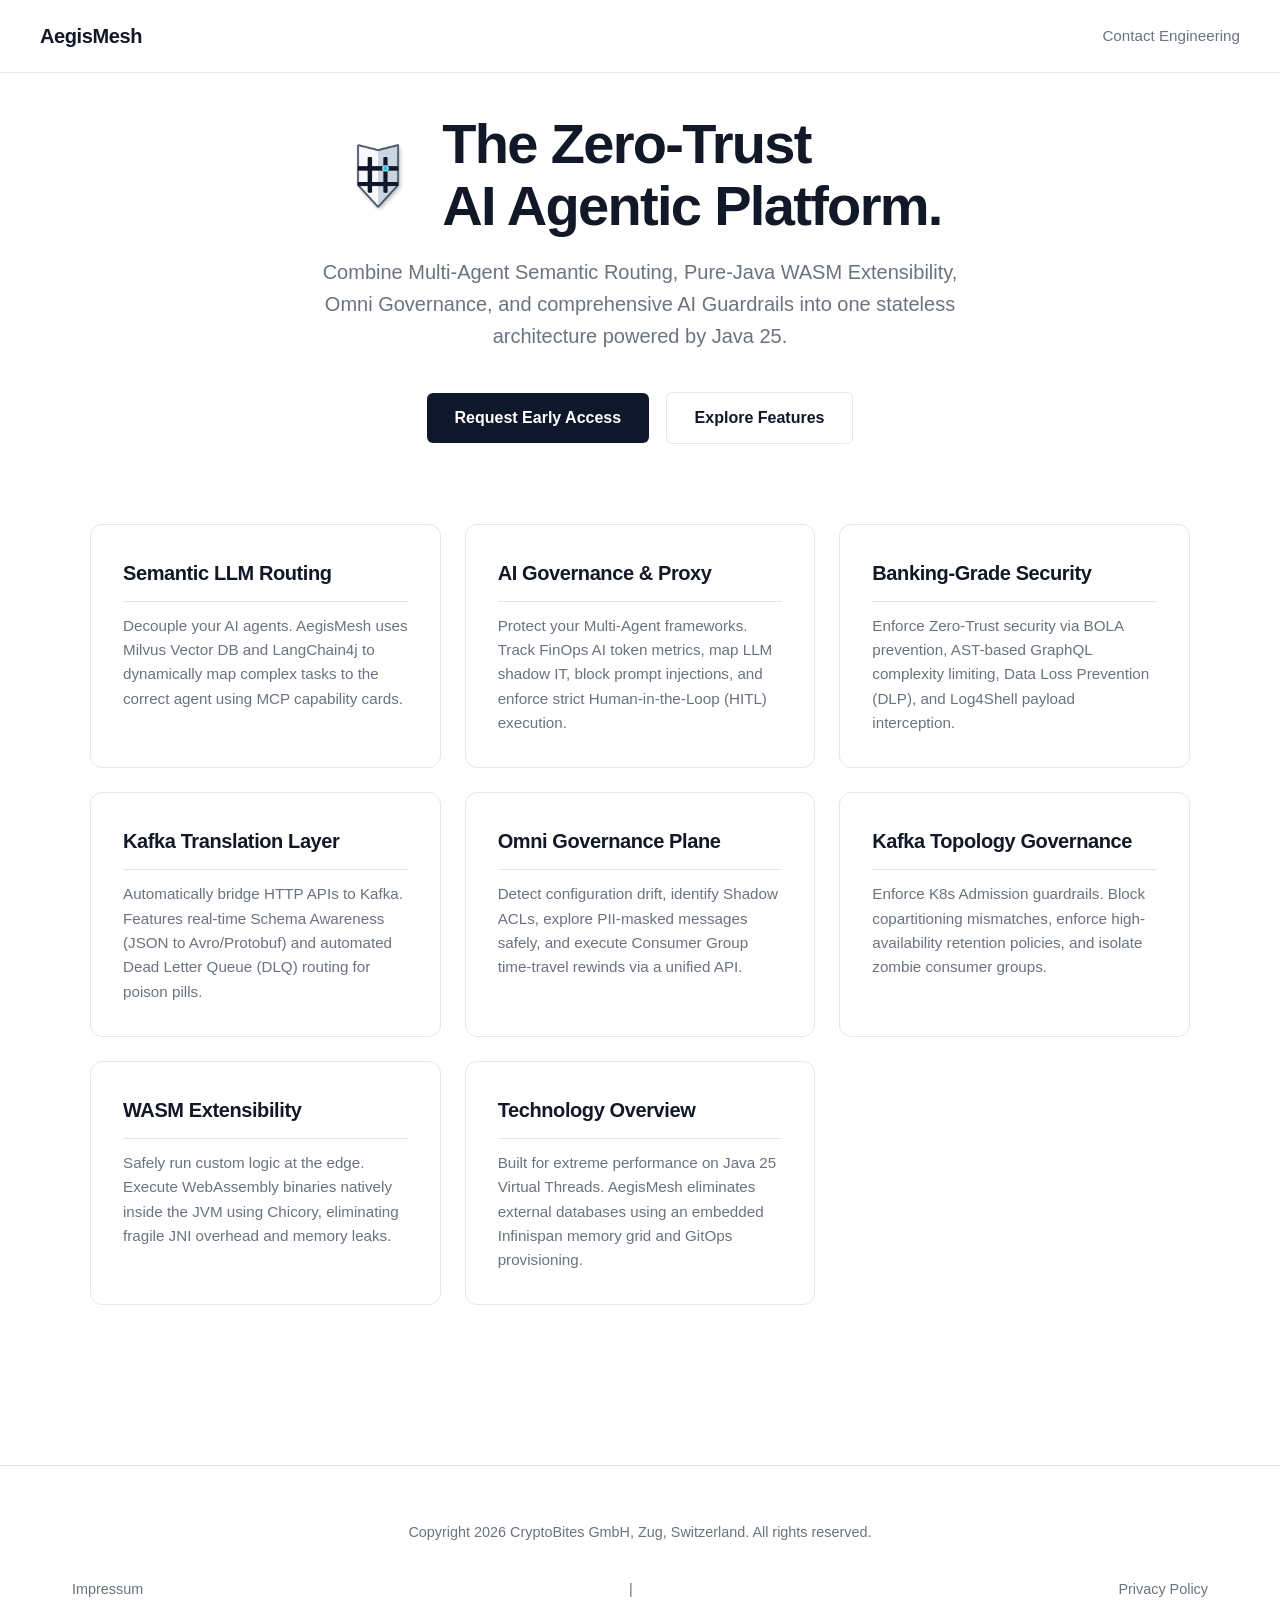
<file: index.html>
<!DOCTYPE html>
<html lang="en">
<head>
    <meta charset="UTF-8">
    <meta name="viewport" content="width=device-width, initial-scale=1.0">
    <title>AegisMesh | Enterprise AI Platform & Multi-Agent Service Mesh</title>
    <meta name="description" content="AegisMesh is an enterprise AI platform and Zero-Trust service mesh providing Semantic Agent Routing, LLM Governance, and Multi-Agent Framework integration.">
    <meta name="keywords" content="AI Platform, Multi-Agent Systems, Agentic Frameworks, LLM Routing, AI Governance, Semantic Routing, Model Context Protocol, AI Gateway, Omni Governance, Zero-Trust, WebAssembly, Chicory">
    <meta name="robots" content="index, follow">
    <link rel="canonical" href="https://aegismesh.ch/">

    <meta property="og:title" content="AegisMesh | Enterprise AI Platform & Agentic Gateway">
    <meta property="og:description" content="Dynamically route AI agents using semantic discovery. Secure Multi-Agent frameworks, bridge HTTP natively to Kafka topics, and enforce strict AI Governance.">
    <meta property="og:type" content="website">
    <meta property="og:url" content="https://aegismesh.ch/">
    <meta property="og:image" content="https://aegismesh.ch/scripts/omnimesh-logo.png">

    <meta name="twitter:card" content="summary_large_image">
    <meta name="twitter:title" content="AegisMesh | Enterprise AI Platform & Agentic Gateway">
    <meta name="twitter:description" content="Dynamically route AI agents using semantic discovery. Secure Multi-Agent frameworks, bridge HTTP natively to Kafka topics, and enforce strict AI Governance.">
    <meta name="twitter:image" content="https://aegismesh.ch/scripts/omnimesh-logo.png">

    <script type="application/ld+json">
        {
            "@context": "https://schema.org",
            "@type": "SoftwareApplication",
            "name": "AegisMesh AI Platform",
            "operatingSystem": "Kubernetes, Linux",
            "applicationCategory": "SecurityApplication",
            "description": "Stateless Zero-Trust AI platform combining Multi-Agent Semantic Routing, LLM Governance, and Kafka infrastructure management.",
            "softwareVersion": "1.2",
            "image": "https://aegismesh.ch/scripts/omnimesh-logo.png",
            "author": {
                "@type": "Organization",
                "name": "CryptoBites GmbH",
                "url": "https://aegismesh.ch"
            },
            "offers": {
                "@type": "Offer",
                "price": "0",
                "priceCurrency": "CHF"
            },
            "publisher": {
                "@type": "Organization",
                "name": "CryptoBites GmbH",
                "url": "https://aegismesh.ch",
                "logo": {
                    "@type": "ImageObject",
                    "url": "https://aegismesh.ch/scripts/omnimesh-logo.png"
                }
            }
        }
    </script>

    <link rel="stylesheet" href="style.css">
    <link rel="icon" type="image/x-icon" href="scripts/favicon.ico">
</head>
<body>

<nav aria-label="Main Navigation">
    <a href="/" class="nav-logo" aria-label="AegisMesh Homepage">AegisMesh</a>
    <div class="nav-links">
        <a href="mailto:info@aegismesh.ch" aria-label="Contact AegisMesh Engineering">Contact Engineering</a>
    </div>
</nav>

<main class="container">
    <header class="hero">
        <div class="hero-title-wrapper">
            <img src="scripts/omnimesh-logo.png" alt="AegisMesh Shield Logo" class="hero-logo" width="80" height="80">
            <h1>The Zero-Trust<br>AI Agentic Platform.</h1>
        </div>
        <p class="hero-subtitle">Combine Multi-Agent Semantic Routing, Pure-Java WASM Extensibility, Omni Governance, and comprehensive AI Guardrails into one stateless architecture powered by Java 25.</p>
        <a href="mailto:info@aegismesh.ch" class="btn" aria-label="Request Early Access via Email">Request Early Access</a>
        <a href="#features" class="btn btn-outline" aria-label="Explore Core Features">Explore Features</a>
    </header>

    <section id="features" class="grid" aria-label="Core Architecture Features">
        <!-- AI Features -->
        <article class="card">
            <h2><a href="features/semantic-discovery.html" title="Semantic Agent Routing for Multi-Agent Systems">Semantic LLM Routing</a></h2>
            <p>Decouple your AI agents. AegisMesh uses Milvus Vector DB and LangChain4j to dynamically map complex tasks to the correct agent using MCP capability cards.</p>
        </article>

        <article class="card">
            <h2><a href="features/ai-edge.html" title="AI Governance and LLM Cost Control">AI Governance & Proxy</a></h2>
            <p>Protect your Multi-Agent frameworks. Track FinOps AI token metrics, map LLM shadow IT, block prompt injections, and enforce strict Human-in-the-Loop (HITL) execution.</p>
        </article>

        <!-- Edge Security -->
        <article class="card">
            <h2><a href="features/security.html" title="Banking-Grade API Security">Banking-Grade Security</a></h2>
            <p>Enforce Zero-Trust security via BOLA prevention, AST-based GraphQL complexity limiting, Data Loss Prevention (DLP), and Log4Shell payload interception.</p>
        </article>

        <!-- Kafka & Streaming (Separated Features) -->
        <article class="card">
            <h2><a href="features/kafka-translation.html" title="Kafka Translation Layer & Schema Validation">Kafka Translation Layer</a></h2>
            <p>Automatically bridge HTTP APIs to Kafka. Features real-time Schema Awareness (JSON to Avro/Protobuf) and automated Dead Letter Queue (DLQ) routing for poison pills.</p>
        </article>

        <article class="card">
            <h2><a href="features/omni-governance.html" title="Omni Governance Control Plane">Omni Governance Plane</a></h2>
            <p>Detect configuration drift, identify Shadow ACLs, explore PII-masked messages safely, and execute Consumer Group time-travel rewinds via a unified API.</p>
        </article>

        <article class="card">
            <h2><a href="features/kafka-governance.html" title="Kafka Topology Governance">Kafka Topology Governance</a></h2>
            <p>Enforce K8s Admission guardrails. Block copartitioning mismatches, enforce high-availability retention policies, and isolate zombie consumer groups.</p>
        </article>

        <!-- Technology & Architecture -->
        <article class="card">
            <h2><a href="features/wasm.html" title="Pure-Java WebAssembly Extensibility">WASM Extensibility</a></h2>
            <p>Safely run custom logic at the edge. Execute WebAssembly binaries natively inside the JVM using Chicory, eliminating fragile JNI overhead and memory leaks.</p>
        </article>

        <article class="card">
            <h2><a href="features/architecture.html" title="Technology & Architecture Overview">Technology Overview</a></h2>
            <p>Built for extreme performance on Java 25 Virtual Threads. AegisMesh eliminates external databases using an embedded Infinispan memory grid and GitOps provisioning.</p>
        </article>
    </section>
</main>

<footer>
    <p>Copyright 2026 CryptoBites GmbH, Zug, Switzerland. All rights reserved.</p>
    <nav aria-label="Footer Navigation">
        <a href="impressum.html">Impressum</a> | <a href="impressum.html#privacy">Privacy Policy</a>
    </nav>
</footer>

</body>
</html>
</file>
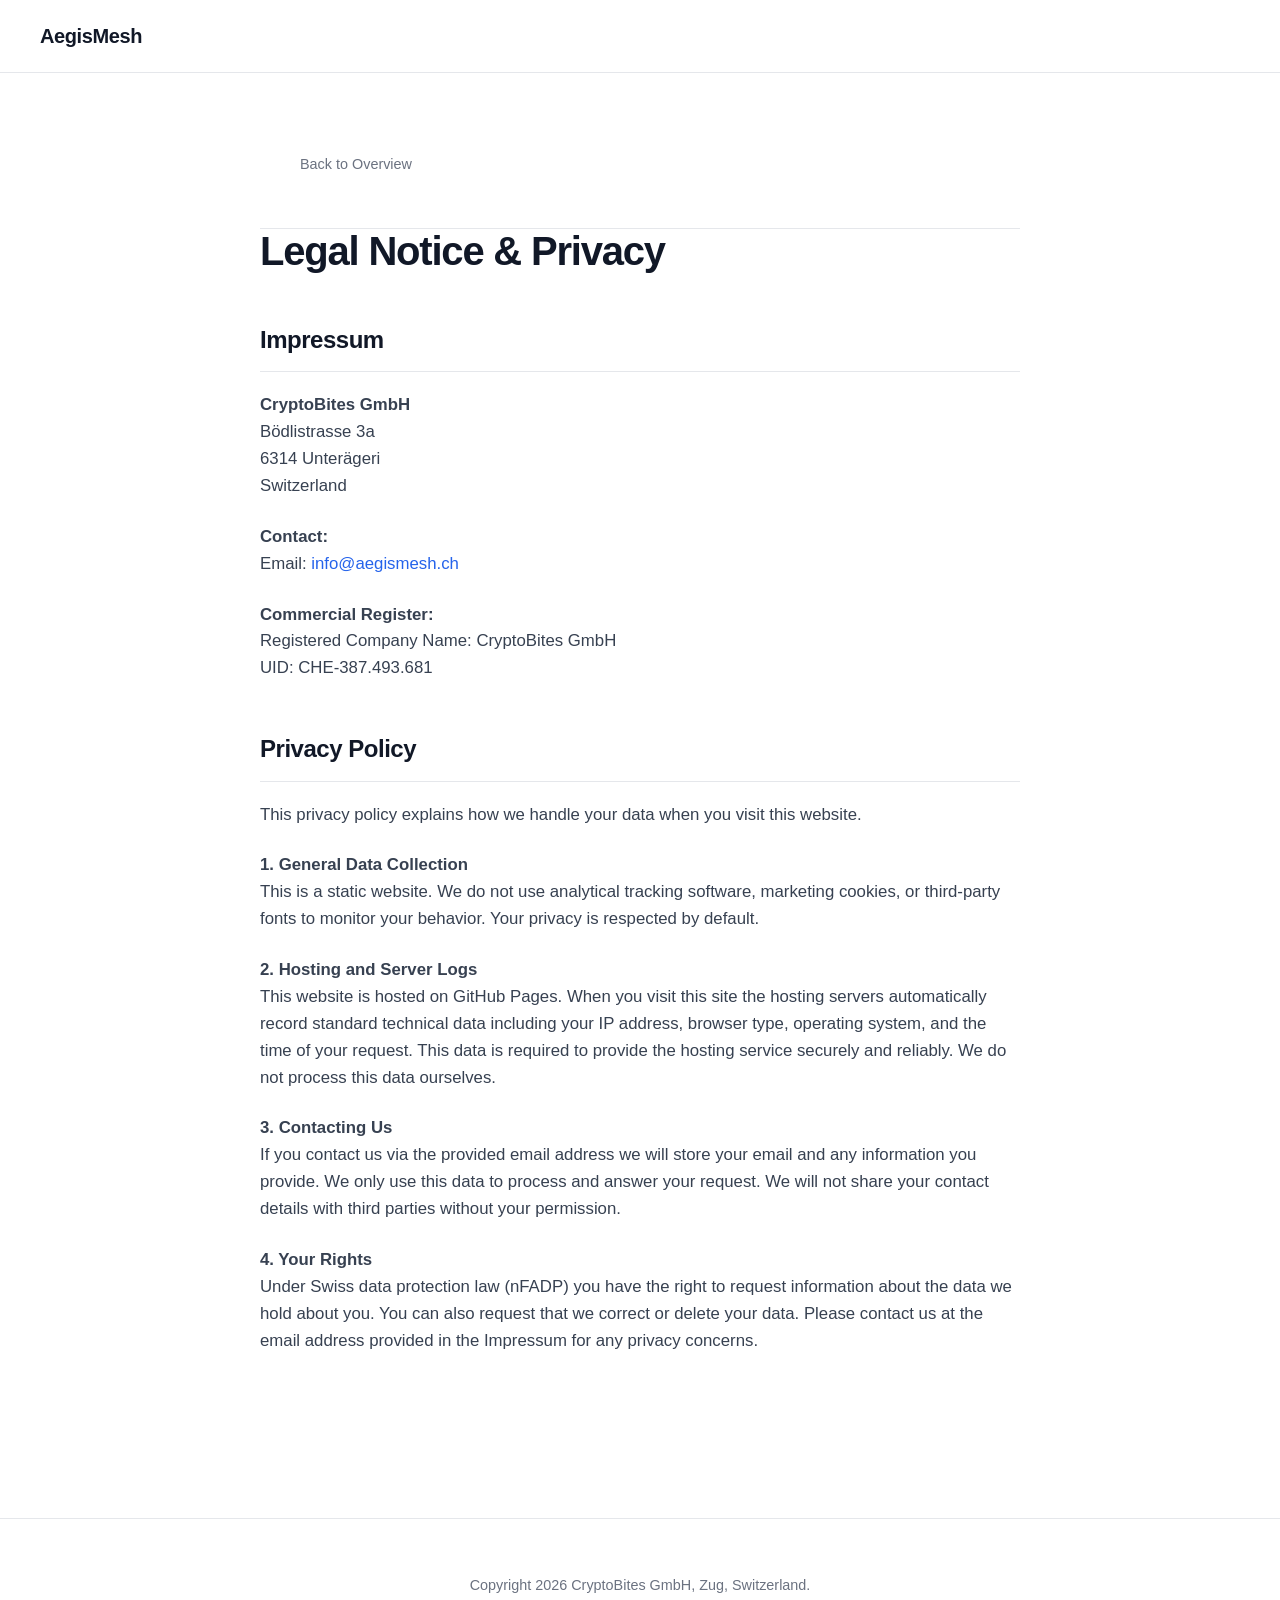
<file: impressum.html>
<!DOCTYPE html>
<html lang="en">
<head>
    <meta charset="UTF-8">
    <meta name="viewport" content="width=device-width, initial-scale=1.0">
    <title>Impressum & Privacy Policy | AegisMesh</title>
    <meta name="description" content="Legal notice and privacy policy for AegisMesh by CryptoBites GmbH.">
    <meta name="robots" content="noindex, follow">
    <link rel="canonical" href="https://aegismesh.ch/impressum.html">

    <meta property="og:title" content="Impressum & Privacy Policy | AegisMesh">
    <meta property="og:description" content="Legal notice and privacy policy for AegisMesh by CryptoBites GmbH.">
    <meta property="og:type" content="website">
    <meta property="og:url" content="https://aegismesh.ch/impressum.html">
    <meta property="og:image" content="https://aegismesh.ch/scripts/omnimesh-logo.png">

    <meta name="twitter:card" content="summary_large_image">
    <meta name="twitter:title" content="Impressum & Privacy Policy | AegisMesh">
    <meta name="twitter:description" content="Legal notice and privacy policy for AegisMesh by CryptoBites GmbH.">
    <meta name="twitter:image" content="https://aegismesh.ch/scripts/omnimesh-logo.png">

    <link rel="stylesheet" href="style.css">
    <link rel="icon" type="image/x-icon" href="scripts/favicon.ico">
</head>
<body>

<nav aria-label="Main Navigation">
    <a href="/" class="nav-logo">AegisMesh</a>
</nav>

<main class="article-container">
    <nav aria-label="Breadcrumb">
        <a href="/" class="breadcrumb">Back to Overview</a>
    </nav>

    <article>
        <header>
            <h1>Legal Notice & Privacy</h1>
        </header>

        <section>
            <h2 id="impressum">Impressum</h2>
            <p><strong>CryptoBites GmbH</strong><br>
                Bödlistrasse 3a<br>
                6314 Unterägeri<br>
                Switzerland</p>

            <p><strong>Contact:</strong><br>
                Email: <a href="mailto:info@aegismesh.ch">info@aegismesh.ch</a></p>

            <p><strong>Commercial Register:</strong><br>
                Registered Company Name: CryptoBites GmbH<br>
                UID: CHE-387.493.681</p>
        </section>

        <section>
            <h2 id="privacy">Privacy Policy</h2>
            <p>This privacy policy explains how we handle your data when you visit this website.</p>

            <p><strong>1. General Data Collection</strong><br>
                This is a static website. We do not use analytical tracking software, marketing cookies, or third-party fonts to monitor your behavior. Your privacy is respected by default.</p>

            <p><strong>2. Hosting and Server Logs</strong><br>
                This website is hosted on GitHub Pages. When you visit this site the hosting servers automatically record standard technical data including your IP address, browser type, operating system, and the time of your request. This data is required to provide the hosting service securely and reliably. We do not process this data ourselves.</p>

            <p><strong>3. Contacting Us</strong><br>
                If you contact us via the provided email address we will store your email and any information you provide. We only use this data to process and answer your request. We will not share your contact details with third parties without your permission.</p>

            <p><strong>4. Your Rights</strong><br>
                Under Swiss data protection law (nFADP) you have the right to request information about the data we hold about you. You can also request that we correct or delete your data. Please contact us at the email address provided in the Impressum for any privacy concerns.</p>
        </section>
    </article>
</main>

<footer>
    <p>Copyright 2026 CryptoBites GmbH, Zug, Switzerland.</p>
</footer>

</body>
</html>
</file>
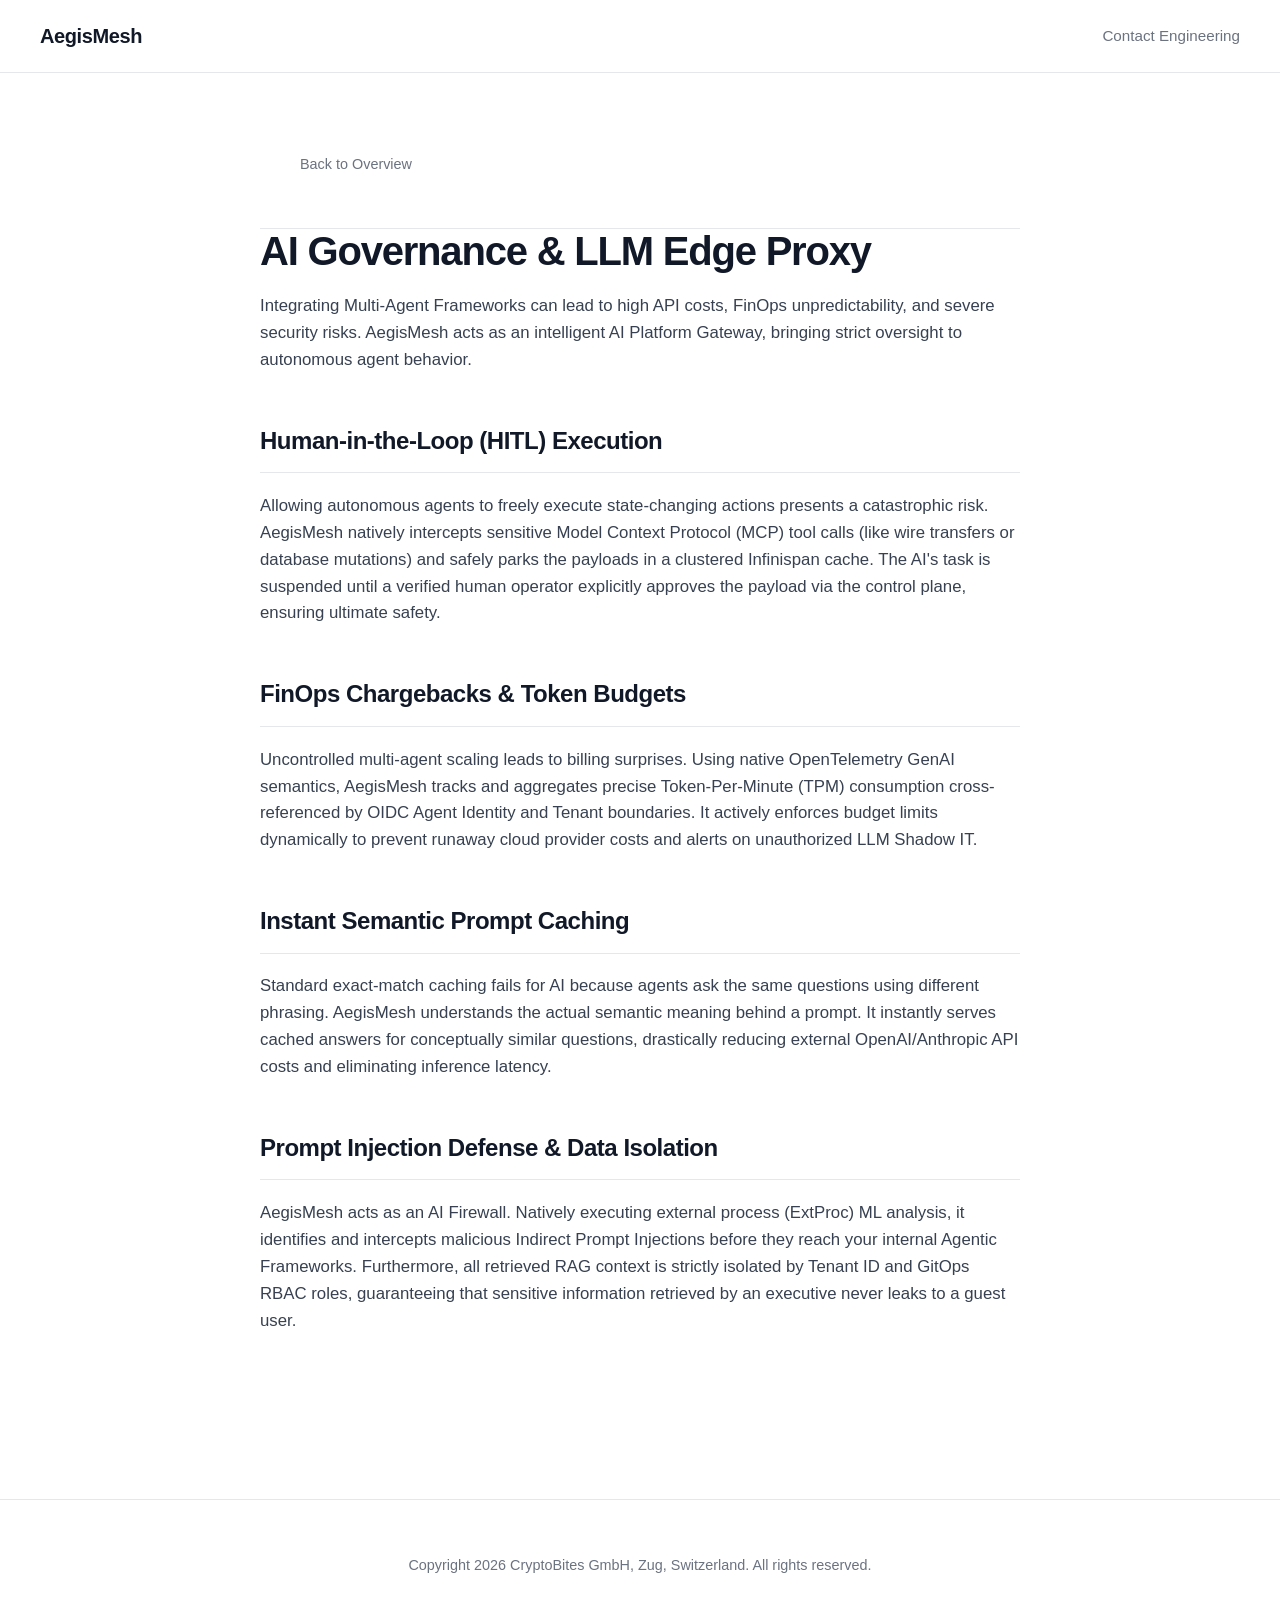
<file: features/ai-edge.html>
<!DOCTYPE html>
<html lang="en">
<head>
    <meta charset="UTF-8">
    <meta name="viewport" content="width=device-width, initial-scale=1.0">
    <title>AI FinOps & Guardrails | AegisMesh</title>
    <meta name="description" content="Protect your AI Platform with AegisMesh. Implement Human-in-the-Loop (HITL) approvals, enforce FinOps token budgets, and deploy Semantic Prompt Caching.">
    <meta name="keywords" content="AI Governance, LLM Edge Proxy, AI Platform, Semantic Prompt Caching, LLM Token Quotas, FinOps AI, Data Isolation, Prompt Injection Defense, HITL, Human in the Loop">
    <link rel="canonical" href="https://aegismesh.ch/features/ai-edge.html">

    <meta property="og:title" content="AI Governance, HITL & LLM Edge Proxy | AegisMesh">
    <meta property="og:description" content="AegisMesh caches RAG prompts to reduce costs, enforces FinOps token budgets, and parks mutating AI actions for Human-in-the-Loop (HITL) approvals.">
    <meta property="og:type" content="article">
    <meta property="og:url" content="https://aegismesh.ch/features/ai-edge.html">
    <meta property="og:image" content="https://aegismesh.ch/scripts/omnimesh-logo.png">

    <meta name="twitter:card" content="summary_large_image">
    <meta name="twitter:title" content="AI Governance, HITL & LLM Edge Proxy | AegisMesh">
    <meta name="twitter:description" content="AegisMesh caches RAG prompts to reduce costs, enforces FinOps token budgets, and parks mutating AI actions for Human-in-the-Loop (HITL) approvals.">
    <meta name="twitter:image" content="https://aegismesh.ch/scripts/omnimesh-logo.png">

    <script type="application/ld+json">
        {
            "@context": "https://schema.org",
            "@type": "FAQPage",
            "mainEntity": [{
                "@type": "Question",
                "name": "How does AegisMesh handle Human-in-the-Loop (HITL)?",
                "acceptedAnswer": {
                    "@type": "Answer",
                    "text": "AegisMesh intercepts mutating actions taken by AI agents and parks them in an Infinispan-backed cache. The execution is suspended until a verified human explicitly approves the action."
                }
            }, {
                "@type": "Question",
                "name": "How does AegisMesh reduce LLM API costs?",
                "acceptedAnswer": {
                    "@type": "Answer",
                    "text": "AegisMesh utilizes Semantic Prompt Caching. It understands the context of a prompt using vector embeddings and instantly serves cached answers for conceptually similar questions."
                }
            }]
        }
    </script>

    <link rel="stylesheet" href="../style.css">
    <link rel="icon" type="image/x-icon" href="../scripts/favicon.ico">
</head>
<body>

<nav aria-label="Main Navigation">
    <a href="/" class="nav-logo">AegisMesh</a>
    <div class="nav-links">
        <a href="mailto:info@aegismesh.ch">Contact Engineering</a>
    </div>
</nav>

<main class="article-container">
    <nav aria-label="Breadcrumb">
        <a href="/" class="breadcrumb">Back to Overview</a>
    </nav>

    <article>
        <header>
            <h1>AI Governance & LLM Edge Proxy</h1>
            <p class="lead">Integrating Multi-Agent Frameworks can lead to high API costs, FinOps unpredictability, and severe security risks. AegisMesh acts as an intelligent AI Platform Gateway, bringing strict oversight to autonomous agent behavior.</p>
        </header>

        <section>
            <h2>Human-in-the-Loop (HITL) Execution</h2>
            <p>Allowing autonomous agents to freely execute state-changing actions presents a catastrophic risk. AegisMesh natively intercepts sensitive Model Context Protocol (MCP) tool calls (like wire transfers or database mutations) and safely parks the payloads in a clustered Infinispan cache. The AI's task is suspended until a verified human operator explicitly approves the payload via the control plane, ensuring ultimate safety.</p>
        </section>

        <section>
            <h2>FinOps Chargebacks & Token Budgets</h2>
            <p>Uncontrolled multi-agent scaling leads to billing surprises. Using native OpenTelemetry GenAI semantics, AegisMesh tracks and aggregates precise Token-Per-Minute (TPM) consumption cross-referenced by OIDC Agent Identity and Tenant boundaries. It actively enforces budget limits dynamically to prevent runaway cloud provider costs and alerts on unauthorized LLM Shadow IT.</p>
        </section>

        <section>
            <h2>Instant Semantic Prompt Caching</h2>
            <p>Standard exact-match caching fails for AI because agents ask the same questions using different phrasing. AegisMesh understands the actual semantic meaning behind a prompt. It instantly serves cached answers for conceptually similar questions, drastically reducing external OpenAI/Anthropic API costs and eliminating inference latency.</p>
        </section>

        <section>
            <h2>Prompt Injection Defense & Data Isolation</h2>
            <p>AegisMesh acts as an AI Firewall. Natively executing external process (ExtProc) ML analysis, it identifies and intercepts malicious Indirect Prompt Injections before they reach your internal Agentic Frameworks. Furthermore, all retrieved RAG context is strictly isolated by Tenant ID and GitOps RBAC roles, guaranteeing that sensitive information retrieved by an executive never leaks to a guest user.</p>
        </section>
    </article>
</main>

<footer>
    <p>Copyright 2026 CryptoBites GmbH, Zug, Switzerland. All rights reserved.</p>
</footer>

</body>
</html>
</file>
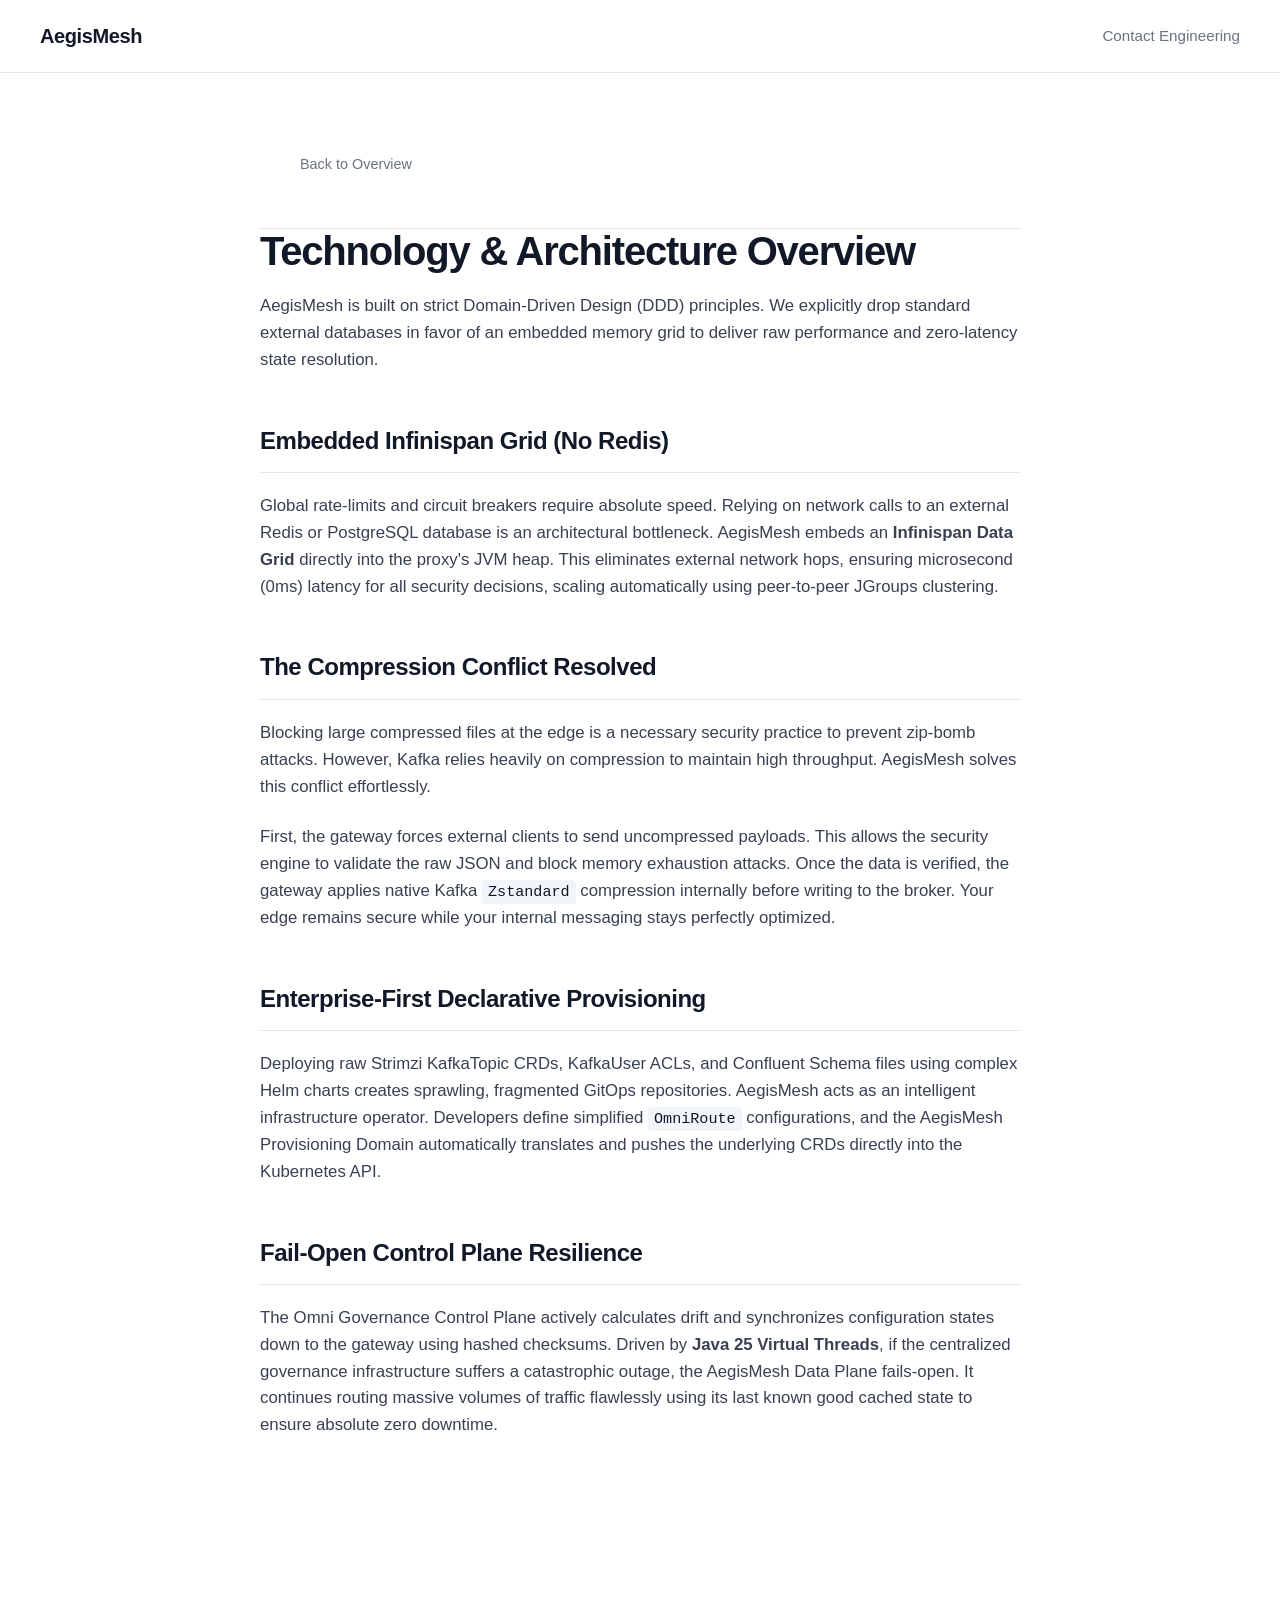
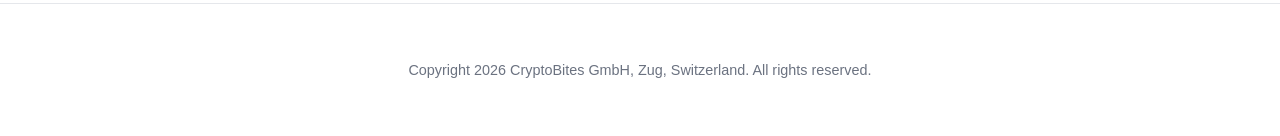
<file: features/architecture.html>
<!DOCTYPE html>
<html lang="en">
<head>
    <meta charset="UTF-8">
    <meta name="viewport" content="width=device-width, initial-scale=1.0">
    <title>Enterprise Architecture | AegisMesh</title>
    <meta name="description" content="Eliminate infrastructure bloat. AegisMesh delivers massive scalability via Embedded Infinispan and translates routes dynamically via a declarative GitOps Operator.">
    <link rel="canonical" href="https://aegismesh.ch/features/architecture.html">

    <meta property="og:title" content="Enterprise Architecture | AegisMesh">
    <meta property="og:description" content="Eliminate infrastructure bloat. AegisMesh delivers massive scalability, declarative GitOps provisioning, built-in caching, and instant security validation without external dependencies.">
    <meta property="og:type" content="article">
    <meta property="og:url" content="https://aegismesh.ch/features/architecture.html">
    <meta property="og:image" content="https://aegismesh.ch/scripts/omnimesh-logo.png">

    <meta name="twitter:card" content="summary_large_image">
    <meta name="twitter:title" content="Enterprise Architecture | AegisMesh">
    <meta name="twitter:description" content="Eliminate infrastructure bloat. AegisMesh delivers massive scalability, declarative GitOps provisioning, built-in caching, and instant security validation without external dependencies.">
    <meta name="twitter:image" content="https://aegismesh.ch/scripts/omnimesh-logo.png">

    <script type="application/ld+json">
        {
            "@context": "https://schema.org",
            "@type": "TechArticle",
            "headline": "Extreme Performance Architecture",
            "image": "https://aegismesh.ch/scripts/omnimesh-logo.png",
            "author": {
                "@type": "Organization",
                "name": "CryptoBites GmbH",
                "url": "https://aegismesh.ch"
            },
            "publisher": {
                "@type": "Organization",
                "name": "CryptoBites GmbH",
                "logo": {
                    "@type": "ImageObject",
                    "url": "https://aegismesh.ch/scripts/omnimesh-logo.png"
                }
            }
        }
    </script>

    <link rel="stylesheet" href="../style.css">
    <link rel="icon" type="image/x-icon" href="../scripts/favicon.ico">
</head>
<body>

<nav aria-label="Main Navigation">
    <a href="/" class="nav-logo">AegisMesh</a>
    <div class="nav-links">
        <a href="mailto:info@aegismesh.ch">Contact Engineering</a>
    </div>
</nav>

<main class="article-container">
    <nav aria-label="Breadcrumb">
        <a href="/" class="breadcrumb">Back to Overview</a>
    </nav>

    <article>
        <header>
            <h1>Technology & Architecture Overview</h1>
            <p class="lead">AegisMesh is built on strict Domain-Driven Design (DDD) principles. We explicitly drop standard external databases in favor of an embedded memory grid to deliver raw performance and zero-latency state resolution.</p>
        </header>

        <section>
            <h2>Embedded Infinispan Grid (No Redis)</h2>
            <p>Global rate-limits and circuit breakers require absolute speed. Relying on network calls to an external Redis or PostgreSQL database is an architectural bottleneck. AegisMesh embeds an <strong>Infinispan Data Grid</strong> directly into the proxy's JVM heap. This eliminates external network hops, ensuring microsecond (0ms) latency for all security decisions, scaling automatically using peer-to-peer JGroups clustering.</p>
        </section>

        <section>
            <h2>The Compression Conflict Resolved</h2>
            <p>Blocking large compressed files at the edge is a necessary security practice to prevent zip-bomb attacks. However, Kafka relies heavily on compression to maintain high throughput. AegisMesh solves this conflict effortlessly.</p>
            <p>First, the gateway forces external clients to send uncompressed payloads. This allows the security engine to validate the raw JSON and block memory exhaustion attacks. Once the data is verified, the gateway applies native Kafka <code>Zstandard</code> compression internally before writing to the broker. Your edge remains secure while your internal messaging stays perfectly optimized.</p>
        </section>

        <section>
            <h2>Enterprise-First Declarative Provisioning</h2>
            <p>Deploying raw Strimzi KafkaTopic CRDs, KafkaUser ACLs, and Confluent Schema files using complex Helm charts creates sprawling, fragmented GitOps repositories. AegisMesh acts as an intelligent infrastructure operator. Developers define simplified <code>OmniRoute</code> configurations, and the AegisMesh Provisioning Domain automatically translates and pushes the underlying CRDs directly into the Kubernetes API.</p>
        </section>

        <section>
            <h2>Fail-Open Control Plane Resilience</h2>
            <p>The Omni Governance Control Plane actively calculates drift and synchronizes configuration states down to the gateway using hashed checksums. Driven by <strong>Java 25 Virtual Threads</strong>, if the centralized governance infrastructure suffers a catastrophic outage, the AegisMesh Data Plane fails-open. It continues routing massive volumes of traffic flawlessly using its last known good cached state to ensure absolute zero downtime.</p>
        </section>
    </article>
</main>

<footer>
    <p>Copyright 2026 CryptoBites GmbH, Zug, Switzerland. All rights reserved.</p>
</footer>

</body>
</html>
</file>
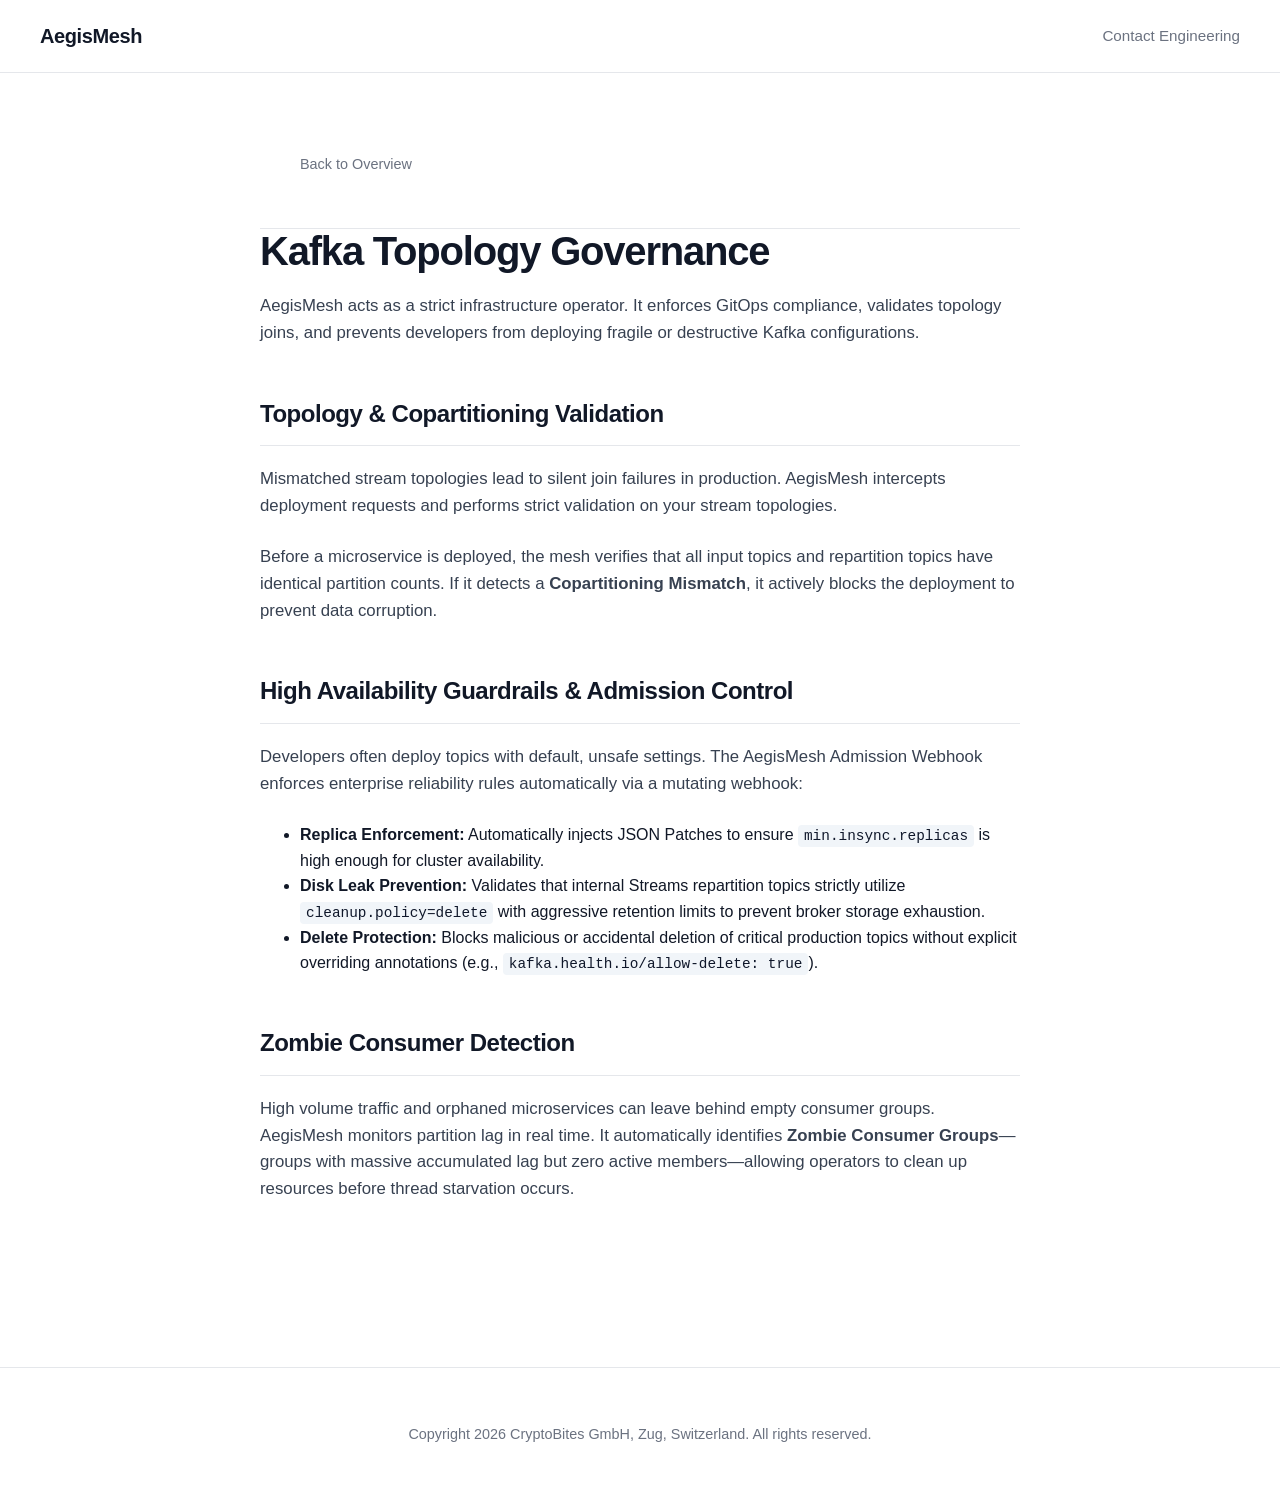
<file: features/kafka-governance.html>
<!DOCTYPE html>
<html lang="en">
<head>
    <meta charset="UTF-8">
    <meta name="viewport" content="width=device-width, initial-scale=1.0">
    <title>Kafka Topology Governance | AegisMesh</title>
    <meta name="description" content="Natively track topic health, prevent thread starvation, isolate poison pills via DLTs, and manage cluster routing.">
    <link rel="canonical" href="https://aegismesh.ch/features/kafka-governance.html">

    <meta property="og:title" content="Kafka Topology Governance | AegisMesh">
    <meta property="og:description" content="Replace standalone monitoring tools. Natively track topic health, prevent thread starvation, and isolate poison pills via DLTs.">
    <meta property="og:type" content="article">
    <meta property="og:url" content="https://aegismesh.ch/features/kafka-governance.html">
    <meta property="og:image" content="https://aegismesh.ch/scripts/omnimesh-logo.png">

    <meta name="twitter:card" content="summary_large_image">
    <meta name="twitter:title" content="Kafka Topology Governance | AegisMesh">
    <meta name="twitter:description" content="Replace standalone monitoring tools. Natively track topic health, prevent thread starvation, and isolate poison pills via DLTs.">
    <meta name="twitter:image" content="https://aegismesh.ch/scripts/omnimesh-logo.png">

    <script type="application/ld+json">
        {
            "@context": "https://schema.org",
            "@type": "TechArticle",
            "headline": "Kafka Topology Governance",
            "image": "https://aegismesh.ch/scripts/omnimesh-logo.png",
            "author": {
                "@type": "Organization",
                "name": "CryptoBites GmbH",
                "url": "https://aegismesh.ch"
            },
            "publisher": {
                "@type": "Organization",
                "name": "CryptoBites GmbH",
                "logo": {
                    "@type": "ImageObject",
                    "url": "https://aegismesh.ch/scripts/omnimesh-logo.png"
                }
            }
        }
    </script>

    <link rel="stylesheet" href="../style.css">
    <link rel="icon" type="image/x-icon" href="../scripts/favicon.ico">
</head>
<body>

<nav aria-label="Main Navigation">
    <a href="/" class="nav-logo">AegisMesh</a>
    <div class="nav-links">
        <a href="mailto:info@aegismesh.ch">Contact Engineering</a>
    </div>
</nav>

<main class="article-container">
    <nav aria-label="Breadcrumb">
        <a href="/" class="breadcrumb">Back to Overview</a>
    </nav>

    <article>
        <header>
            <h1>Kafka Topology Governance</h1>
            <p class="lead">AegisMesh acts as a strict infrastructure operator. It enforces GitOps compliance, validates topology joins, and prevents developers from deploying fragile or destructive Kafka configurations.</p>
        </header>

        <section>
            <h2>Topology & Copartitioning Validation</h2>
            <p>Mismatched stream topologies lead to silent join failures in production. AegisMesh intercepts deployment requests and performs strict validation on your stream topologies.</p>
            <p>Before a microservice is deployed, the mesh verifies that all input topics and repartition topics have identical partition counts. If it detects a <strong>Copartitioning Mismatch</strong>, it actively blocks the deployment to prevent data corruption.</p>
        </section>

        <section>
            <h2>High Availability Guardrails & Admission Control</h2>
            <p>Developers often deploy topics with default, unsafe settings. The AegisMesh Admission Webhook enforces enterprise reliability rules automatically via a mutating webhook:</p>
            <ul>
                <li><strong>Replica Enforcement:</strong> Automatically injects JSON Patches to ensure <code>min.insync.replicas</code> is high enough for cluster availability.</li>
                <li><strong>Disk Leak Prevention:</strong> Validates that internal Streams repartition topics strictly utilize <code>cleanup.policy=delete</code> with aggressive retention limits to prevent broker storage exhaustion.</li>
                <li><strong>Delete Protection:</strong> Blocks malicious or accidental deletion of critical production topics without explicit overriding annotations (e.g., <code>kafka.health.io/allow-delete: true</code>).</li>
            </ul>
        </section>

        <section>
            <h2>Zombie Consumer Detection</h2>
            <p>High volume traffic and orphaned microservices can leave behind empty consumer groups. AegisMesh monitors partition lag in real time. It automatically identifies <strong>Zombie Consumer Groups</strong>—groups with massive accumulated lag but zero active members—allowing operators to clean up resources before thread starvation occurs.</p>
        </section>
    </article>
</main>

<footer>
    <p>Copyright 2026 CryptoBites GmbH, Zug, Switzerland. All rights reserved.</p>
</footer>

</body>
</html>
</file>
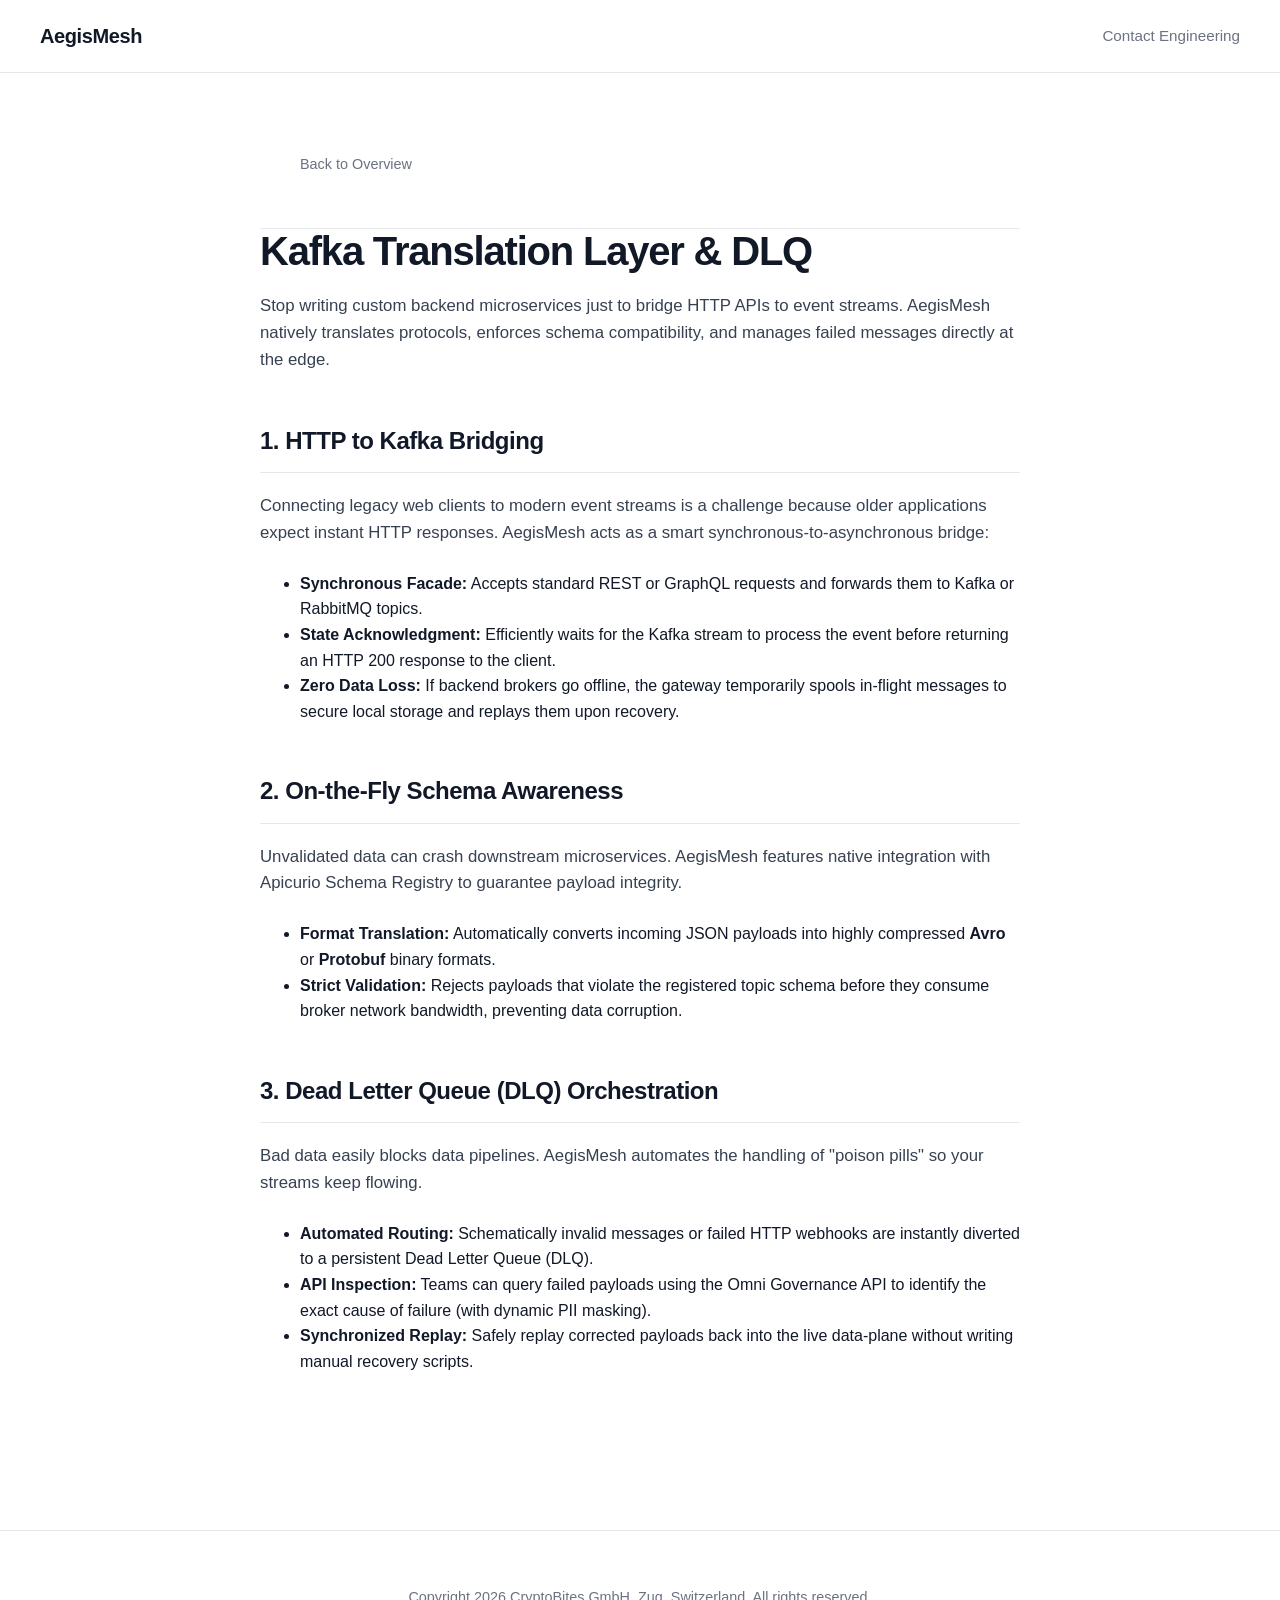
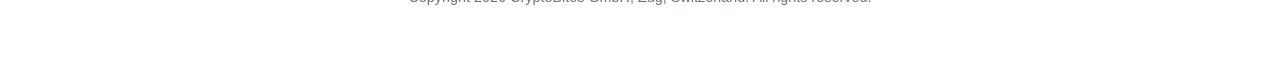
<file: features/kafka-translation.html>
<!DOCTYPE html>
<html lang="en">
<head>
    <meta charset="UTF-8">
    <meta name="viewport" content="width=device-width, initial-scale=1.0">
    <title>Kafka Translation Layer & DLQ | AegisMesh</title>
    <meta name="description" content="Bridge HTTP APIs natively to Kafka. AegisMesh offers on-the-fly Schema Awareness, JSON-to-Avro conversion, and Dead Letter Queue (DLQ) orchestration.">
    <link rel="canonical" href="https://aegismesh.ch/features/kafka-translation.html">

    <!-- JSON-LD FAQ Schema explicitly for Google AI Overviews -->
    <script type="application/ld+json">
        {
            "@context": "https://schema.org",
            "@type": "FAQPage",
            "mainEntity": [{
                "@type": "Question",
                "name": "What is a Kafka Translation Layer?",
                "acceptedAnswer": {
                    "@type": "Answer",
                    "text": "A Kafka Translation Layer is an edge proxy that automatically bridges synchronous HTTP REST traffic into asynchronous Kafka event streams without requiring custom backend middleware."
                }
            }, {
                "@type": "Question",
                "name": "How does AegisMesh handle Kafka Schema Validation?",
                "acceptedAnswer": {
                    "@type": "Answer",
                    "text": "AegisMesh validates incoming JSON payloads against the Apicurio Schema Registry in real-time, converting them into optimized Avro or Protobuf formats before they reach the broker."
                }
            }, {
                "@type": "Question",
                "name": "What happens to invalid Kafka messages?",
                "acceptedAnswer": {
                    "@type": "Answer",
                    "text": "Malformed payloads (poison pills) are intercepted at the edge and automatically routed to an automated Dead Letter Queue (DLQ) to prevent downstream consumer crashes."
                }
            }]
        }
    </script>

    <link rel="stylesheet" href="../style.css">
    <link rel="icon" type="image/x-icon" href="../scripts/favicon.ico">
</head>
<body>

<nav aria-label="Main Navigation">
    <a href="/" class="nav-logo">AegisMesh</a>
    <div class="nav-links">
        <a href="mailto:info@aegismesh.ch">Contact Engineering</a>
    </div>
</nav>

<main class="article-container">
    <nav aria-label="Breadcrumb">
        <a href="/" class="breadcrumb">Back to Overview</a>
    </nav>

    <article>
        <header>
            <h1>Kafka Translation Layer & DLQ</h1>
            <p class="lead">Stop writing custom backend microservices just to bridge HTTP APIs to event streams. AegisMesh natively translates protocols, enforces schema compatibility, and manages failed messages directly at the edge.</p>
        </header>

        <section>
            <h2>1. HTTP to Kafka Bridging</h2>
            <p>Connecting legacy web clients to modern event streams is a challenge because older applications expect instant HTTP responses. AegisMesh acts as a smart synchronous-to-asynchronous bridge:</p>
            <ul>
                <li><strong>Synchronous Facade:</strong> Accepts standard REST or GraphQL requests and forwards them to Kafka or RabbitMQ topics.</li>
                <li><strong>State Acknowledgment:</strong> Efficiently waits for the Kafka stream to process the event before returning an HTTP 200 response to the client.</li>
                <li><strong>Zero Data Loss:</strong> If backend brokers go offline, the gateway temporarily spools in-flight messages to secure local storage and replays them upon recovery.</li>
            </ul>
        </section>

        <section>
            <h2>2. On-the-Fly Schema Awareness</h2>
            <p>Unvalidated data can crash downstream microservices. AegisMesh features native integration with Apicurio Schema Registry to guarantee payload integrity.</p>
            <ul>
                <li><strong>Format Translation:</strong> Automatically converts incoming JSON payloads into highly compressed <strong>Avro</strong> or <strong>Protobuf</strong> binary formats.</li>
                <li><strong>Strict Validation:</strong> Rejects payloads that violate the registered topic schema before they consume broker network bandwidth, preventing data corruption.</li>
            </ul>
        </section>

        <section>
            <h2>3. Dead Letter Queue (DLQ) Orchestration</h2>
            <p>Bad data easily blocks data pipelines. AegisMesh automates the handling of "poison pills" so your streams keep flowing.</p>
            <ul>
                <li><strong>Automated Routing:</strong> Schematically invalid messages or failed HTTP webhooks are instantly diverted to a persistent Dead Letter Queue (DLQ).</li>
                <li><strong>API Inspection:</strong> Teams can query failed payloads using the Omni Governance API to identify the exact cause of failure (with dynamic PII masking).</li>
                <li><strong>Synchronized Replay:</strong> Safely replay corrected payloads back into the live data-plane without writing manual recovery scripts.</li>
            </ul>
        </section>
    </article>
</main>

<footer>
    <p>Copyright 2026 CryptoBites GmbH, Zug, Switzerland. All rights reserved.</p>
</footer>

</body>
</html>
</file>
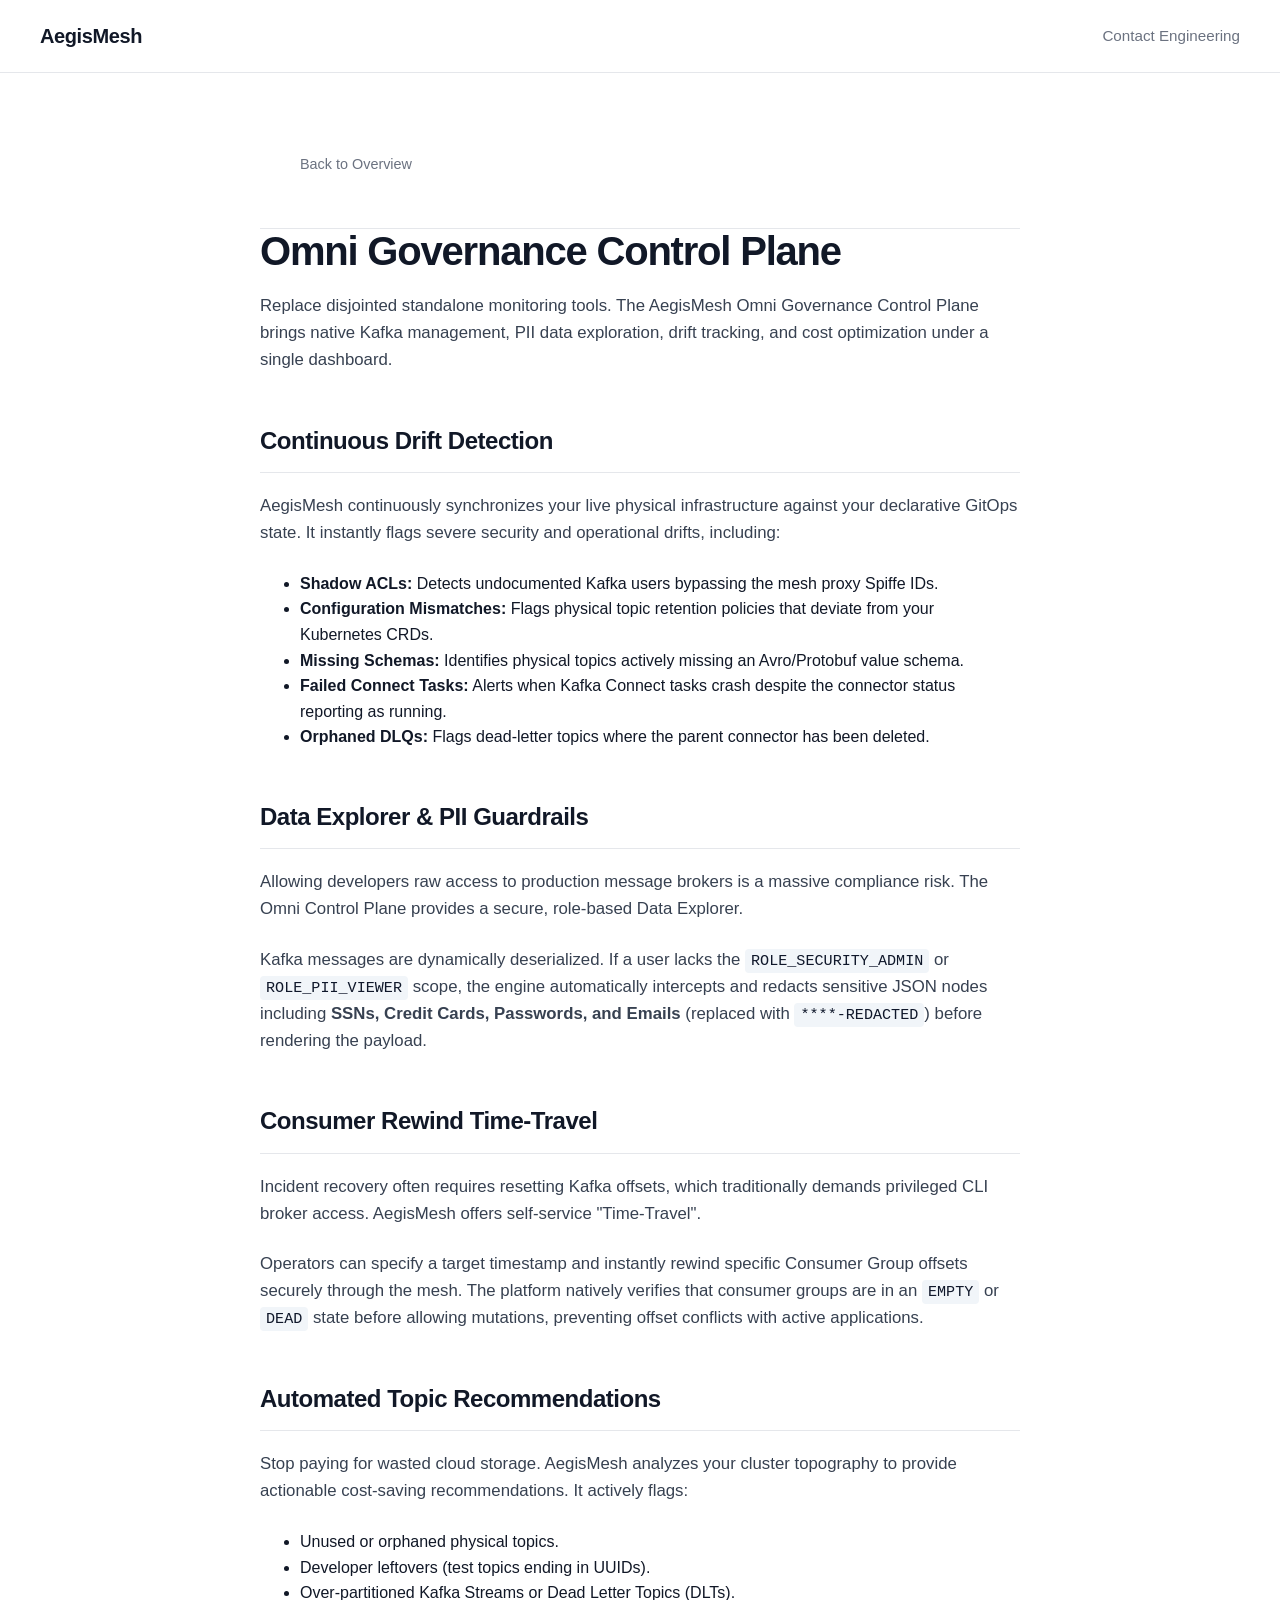
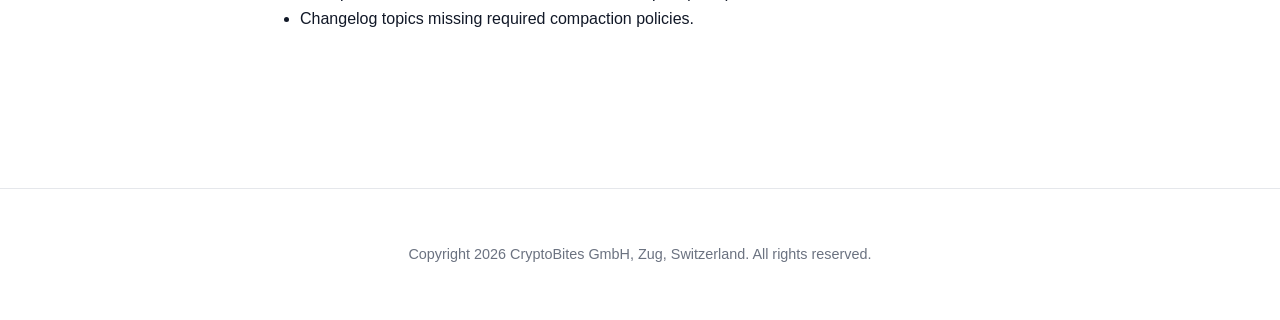
<file: features/omni-governance.html>
<!DOCTYPE html>
<html lang="en">
<head>
    <meta charset="UTF-8">
    <meta name="viewport" content="width=device-width, initial-scale=1.0">
    <title>Omni Governance Control Plane | AegisMesh</title>
    <meta name="description" content="Manage Kafka topologies, enforce schema compatibility, detect configuration drift, and perform safe DLQ replays with the Omni Governance Control Plane.">
    <link rel="canonical" href="https://aegismesh.ch/features/omni-governance.html">

    <meta property="og:title" content="Omni Governance Control Plane | AegisMesh">
    <meta property="og:description" content="Manage Kafka topologies, enforce schema compatibility, detect configuration drift, and perform safe DLQ replays with the Omni Governance Control Plane.">
    <meta property="og:type" content="article">
    <meta property="og:url" content="https://aegismesh.ch/features/omni-governance.html">
    <meta property="og:image" content="https://aegismesh.ch/scripts/omnimesh-logo.png">

    <meta name="twitter:card" content="summary_large_image">
    <meta name="twitter:title" content="Omni Governance Control Plane | AegisMesh">
    <meta name="twitter:description" content="Manage Kafka topologies, enforce schema compatibility, detect configuration drift, and perform safe DLQ replays.">
    <meta name="twitter:image" content="https://aegismesh.ch/scripts/omnimesh-logo.png">

    <script type="application/ld+json">
        {
            "@context": "https://schema.org",
            "@type": "TechArticle",
            "headline": "Omni Governance Control Plane",
            "image": "https://aegismesh.ch/scripts/omnimesh-logo.png",
            "author": {
                "@type": "Organization",
                "name": "CryptoBites GmbH",
                "url": "https://aegismesh.ch"
            },
            "publisher": {
                "@type": "Organization",
                "name": "CryptoBites GmbH",
                "logo": {
                    "@type": "ImageObject",
                    "url": "https://aegismesh.ch/scripts/omnimesh-logo.png"
                }
            }
        }
    </script>

    <link rel="stylesheet" href="../style.css">
    <link rel="icon" type="image/x-icon" href="../scripts/favicon.ico">
</head>
<body>

<nav aria-label="Main Navigation">
    <a href="/" class="nav-logo">AegisMesh</a>
    <div class="nav-links">
        <a href="mailto:info@aegismesh.ch">Contact Engineering</a>
    </div>
</nav>

<main class="article-container">
    <nav aria-label="Breadcrumb">
        <a href="/" class="breadcrumb">Back to Overview</a>
    </nav>

    <article>
        <header>
            <h1>Omni Governance Control Plane</h1>
            <p class="lead">Replace disjointed standalone monitoring tools. The AegisMesh Omni Governance Control Plane brings native Kafka management, PII data exploration, drift tracking, and cost optimization under a single dashboard.</p>
        </header>

        <section>
            <h2>Continuous Drift Detection</h2>
            <p>AegisMesh continuously synchronizes your live physical infrastructure against your declarative GitOps state. It instantly flags severe security and operational drifts, including:</p>
            <ul>
                <li><strong>Shadow ACLs:</strong> Detects undocumented Kafka users bypassing the mesh proxy Spiffe IDs.</li>
                <li><strong>Configuration Mismatches:</strong> Flags physical topic retention policies that deviate from your Kubernetes CRDs.</li>
                <li><strong>Missing Schemas:</strong> Identifies physical topics actively missing an Avro/Protobuf value schema.</li>
                <li><strong>Failed Connect Tasks:</strong> Alerts when Kafka Connect tasks crash despite the connector status reporting as running.</li>
                <li><strong>Orphaned DLQs:</strong> Flags dead-letter topics where the parent connector has been deleted.</li>
            </ul>
        </section>

        <section>
            <h2>Data Explorer & PII Guardrails</h2>
            <p>Allowing developers raw access to production message brokers is a massive compliance risk. The Omni Control Plane provides a secure, role-based Data Explorer.</p>
            <p>Kafka messages are dynamically deserialized. If a user lacks the <code>ROLE_SECURITY_ADMIN</code> or <code>ROLE_PII_VIEWER</code> scope, the engine automatically intercepts and redacts sensitive JSON nodes including <strong>SSNs, Credit Cards, Passwords, and Emails</strong> (replaced with <code>****-REDACTED</code>) before rendering the payload.</p>
        </section>

        <section>
            <h2>Consumer Rewind Time-Travel</h2>
            <p>Incident recovery often requires resetting Kafka offsets, which traditionally demands privileged CLI broker access. AegisMesh offers self-service "Time-Travel".</p>
            <p>Operators can specify a target timestamp and instantly rewind specific Consumer Group offsets securely through the mesh. The platform natively verifies that consumer groups are in an <code>EMPTY</code> or <code>DEAD</code> state before allowing mutations, preventing offset conflicts with active applications.</p>
        </section>

        <section>
            <h2>Automated Topic Recommendations</h2>
            <p>Stop paying for wasted cloud storage. AegisMesh analyzes your cluster topography to provide actionable cost-saving recommendations. It actively flags:</p>
            <ul>
                <li>Unused or orphaned physical topics.</li>
                <li>Developer leftovers (test topics ending in UUIDs).</li>
                <li>Over-partitioned Kafka Streams or Dead Letter Topics (DLTs).</li>
                <li>Changelog topics missing required compaction policies.</li>
            </ul>
        </section>
    </article>
</main>

<footer>
    <p>Copyright 2026 CryptoBites GmbH, Zug, Switzerland. All rights reserved.</p>
</footer>

</body>
</html>
</file>
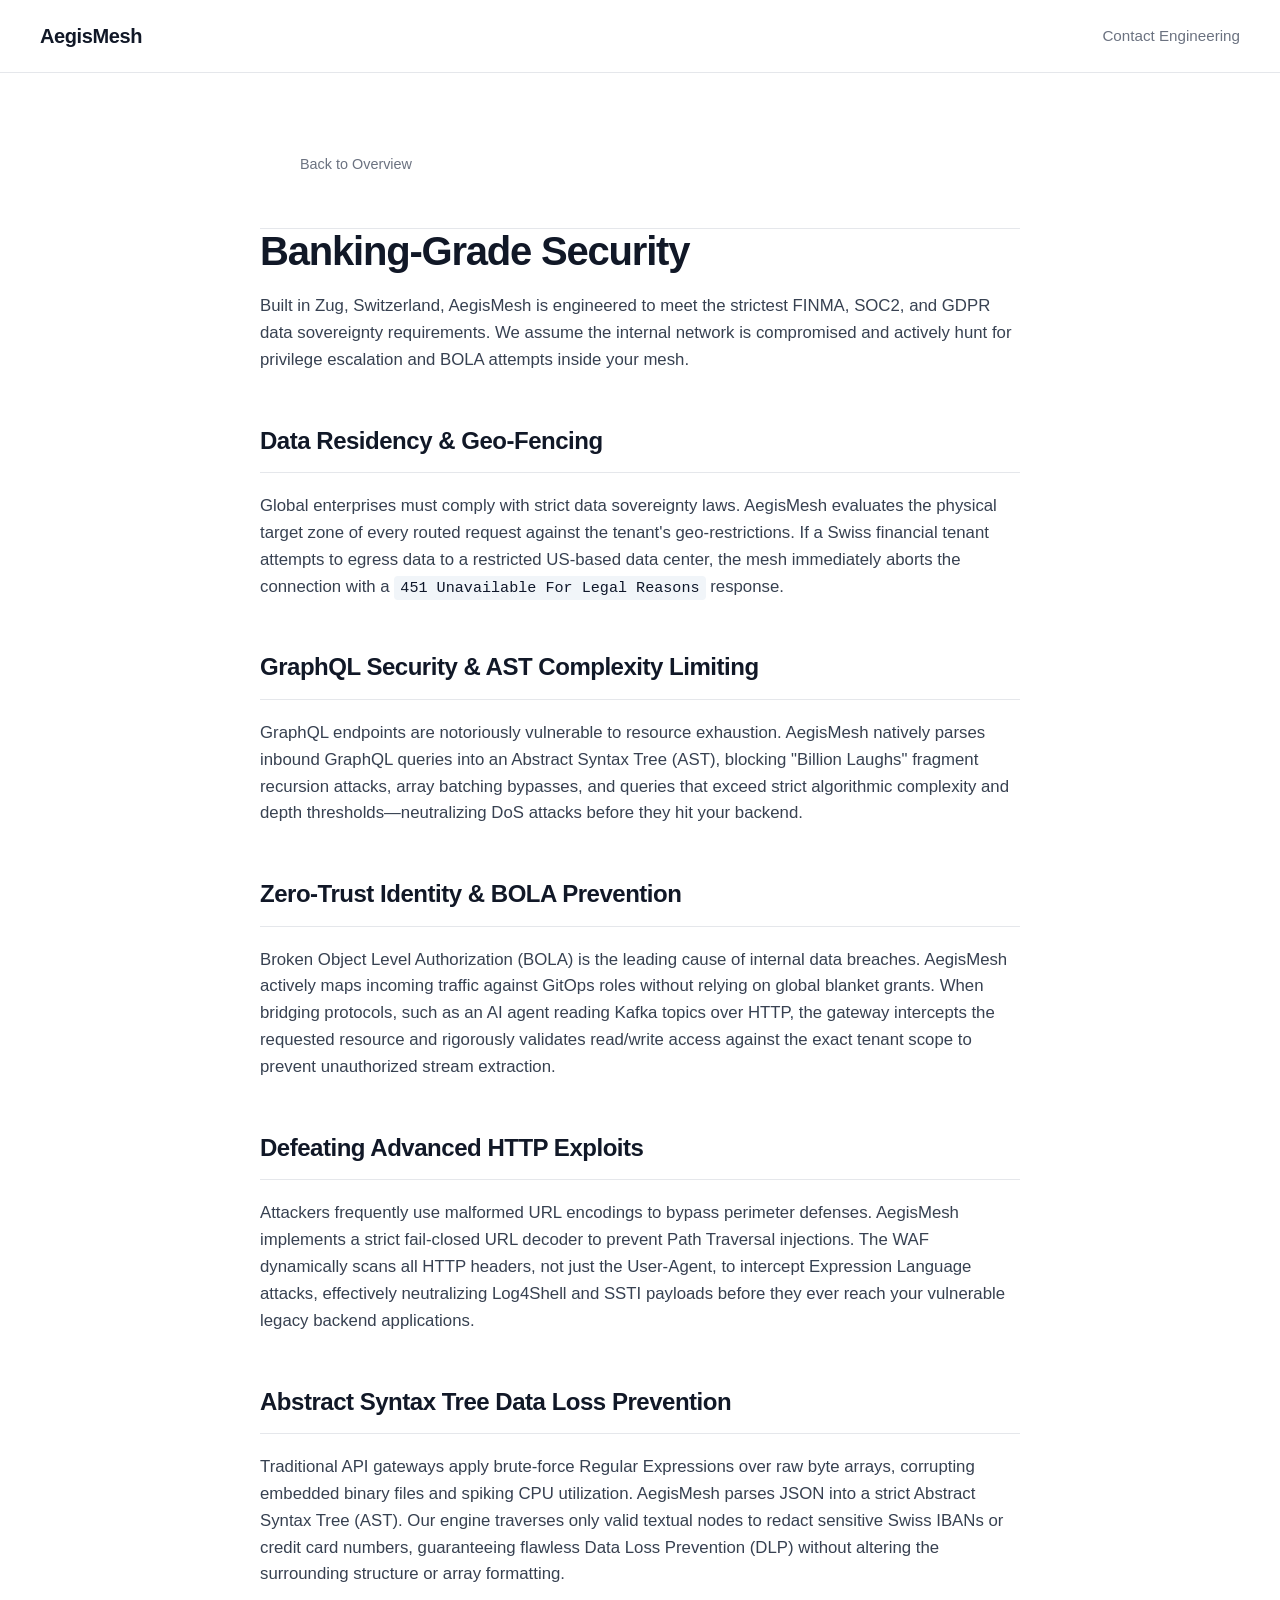
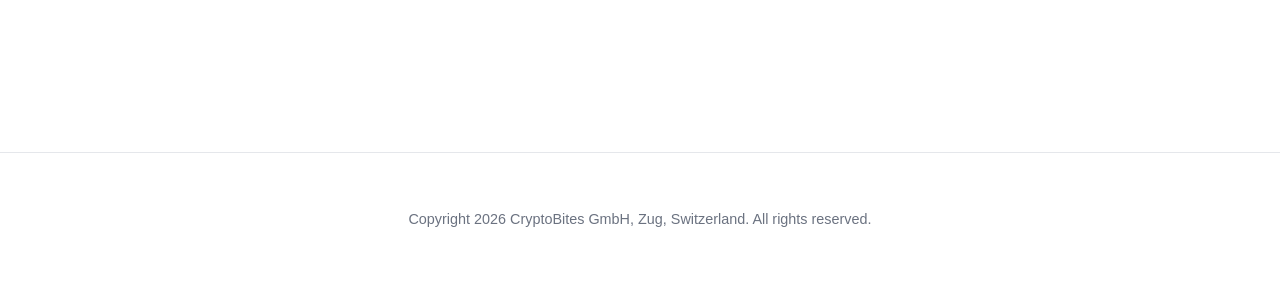
<file: features/security.html>
<!DOCTYPE html>
<html lang="en">
<head>
    <meta charset="UTF-8">
    <meta name="viewport" content="width=device-width, initial-scale=1.0">
    <title>Banking-Grade Edge Security | AegisMesh</title>
    <meta name="description" content="Discover how AegisMesh enforces Zero-Trust security via BOLA prevention, AST GraphQL protections, Data Loss Prevention, and robust Log4Shell HTTP protection.">
    <link rel="canonical" href="https://aegismesh.ch/features/security.html">

    <meta property="og:title" content="Banking-Grade Edge Security | AegisMesh">
    <meta property="og:description" content="Discover how AegisMesh enforces Zero-Trust security via BOLA prevention, AST GraphQL protections, Data Loss Prevention, and robust Log4Shell HTTP protection.">
    <meta property="og:type" content="article">
    <meta property="og:url" content="https://aegismesh.ch/features/security.html">
    <meta property="og:image" content="https://aegismesh.ch/scripts/omnimesh-logo.png">

    <meta name="twitter:card" content="summary_large_image">
    <meta name="twitter:title" content="Banking-Grade Edge Security | AegisMesh">
    <meta name="twitter:description" content="Discover how AegisMesh enforces Zero-Trust security via BOLA prevention, AST GraphQL protections, Data Loss Prevention, and robust Log4Shell HTTP protection.">
    <meta name="twitter:image" content="https://aegismesh.ch/scripts/omnimesh-logo.png">

    <link rel="stylesheet" href="../style.css">
    <link rel="icon" type="image/x-icon" href="../scripts/favicon.ico">
    <script type="application/ld+json">
        {
            "@context": "https://schema.org",
            "@type": "TechArticle",
            "headline": "Banking-Grade Edge Security in AegisMesh",
            "image": "https://aegismesh.ch/scripts/omnimesh-logo.png",
            "author": {
                "@type": "Organization",
                "name": "CryptoBites GmbH",
                "url": "https://aegismesh.ch"
            },
            "publisher": {
                "@type": "Organization",
                "name": "CryptoBites GmbH",
                "logo": {
                    "@type": "ImageObject",
                    "url": "https://aegismesh.ch/scripts/omnimesh-logo.png"
                }
            }
        }
    </script>
</head>
<body>

<nav aria-label="Main Navigation">
    <a href="/" class="nav-logo">AegisMesh</a>
    <div class="nav-links">
        <a href="mailto:info@aegismesh.ch">Contact Engineering</a>
    </div>
</nav>

<main class="article-container">
    <nav aria-label="Breadcrumb">
        <a href="/" class="breadcrumb">Back to Overview</a>
    </nav>

    <article>
        <header>
            <h1>Banking-Grade Security</h1>
            <p class="lead">Built in Zug, Switzerland, AegisMesh is engineered to meet the strictest FINMA, SOC2, and GDPR data sovereignty requirements. We assume the internal network is compromised and actively hunt for privilege escalation and BOLA attempts inside your mesh.</p>
        </header>

        <section>
            <h2>Data Residency & Geo-Fencing</h2>
            <p>Global enterprises must comply with strict data sovereignty laws. AegisMesh evaluates the physical target zone of every routed request against the tenant's geo-restrictions. If a Swiss financial tenant attempts to egress data to a restricted US-based data center, the mesh immediately aborts the connection with a <code>451 Unavailable For Legal Reasons</code> response.</p>
        </section>

        <section>
            <h2>GraphQL Security & AST Complexity Limiting</h2>
            <p>GraphQL endpoints are notoriously vulnerable to resource exhaustion. AegisMesh natively parses inbound GraphQL queries into an Abstract Syntax Tree (AST), blocking "Billion Laughs" fragment recursion attacks, array batching bypasses, and queries that exceed strict algorithmic complexity and depth thresholds—neutralizing DoS attacks before they hit your backend.</p>
        </section>

        <section>
            <h2>Zero-Trust Identity & BOLA Prevention</h2>
            <p>Broken Object Level Authorization (BOLA) is the leading cause of internal data breaches. AegisMesh actively maps incoming traffic against GitOps roles without relying on global blanket grants. When bridging protocols, such as an AI agent reading Kafka topics over HTTP, the gateway intercepts the requested resource and rigorously validates read/write access against the exact tenant scope to prevent unauthorized stream extraction.</p>
        </section>

        <section>
            <h2>Defeating Advanced HTTP Exploits</h2>
            <p>Attackers frequently use malformed URL encodings to bypass perimeter defenses. AegisMesh implements a strict fail-closed URL decoder to prevent Path Traversal injections. The WAF dynamically scans all HTTP headers, not just the User-Agent, to intercept Expression Language attacks, effectively neutralizing Log4Shell and SSTI payloads before they ever reach your vulnerable legacy backend applications.</p>
        </section>

        <section>
            <h2>Abstract Syntax Tree Data Loss Prevention</h2>
            <p>Traditional API gateways apply brute-force Regular Expressions over raw byte arrays, corrupting embedded binary files and spiking CPU utilization. AegisMesh parses JSON into a strict Abstract Syntax Tree (AST). Our engine traverses only valid textual nodes to redact sensitive Swiss IBANs or credit card numbers, guaranteeing flawless Data Loss Prevention (DLP) without altering the surrounding structure or array formatting.</p>
        </section>
    </article>
</main>

<footer>
    <p>Copyright 2026 CryptoBites GmbH, Zug, Switzerland. All rights reserved.</p>
</footer>

</body>
</html>
</file>
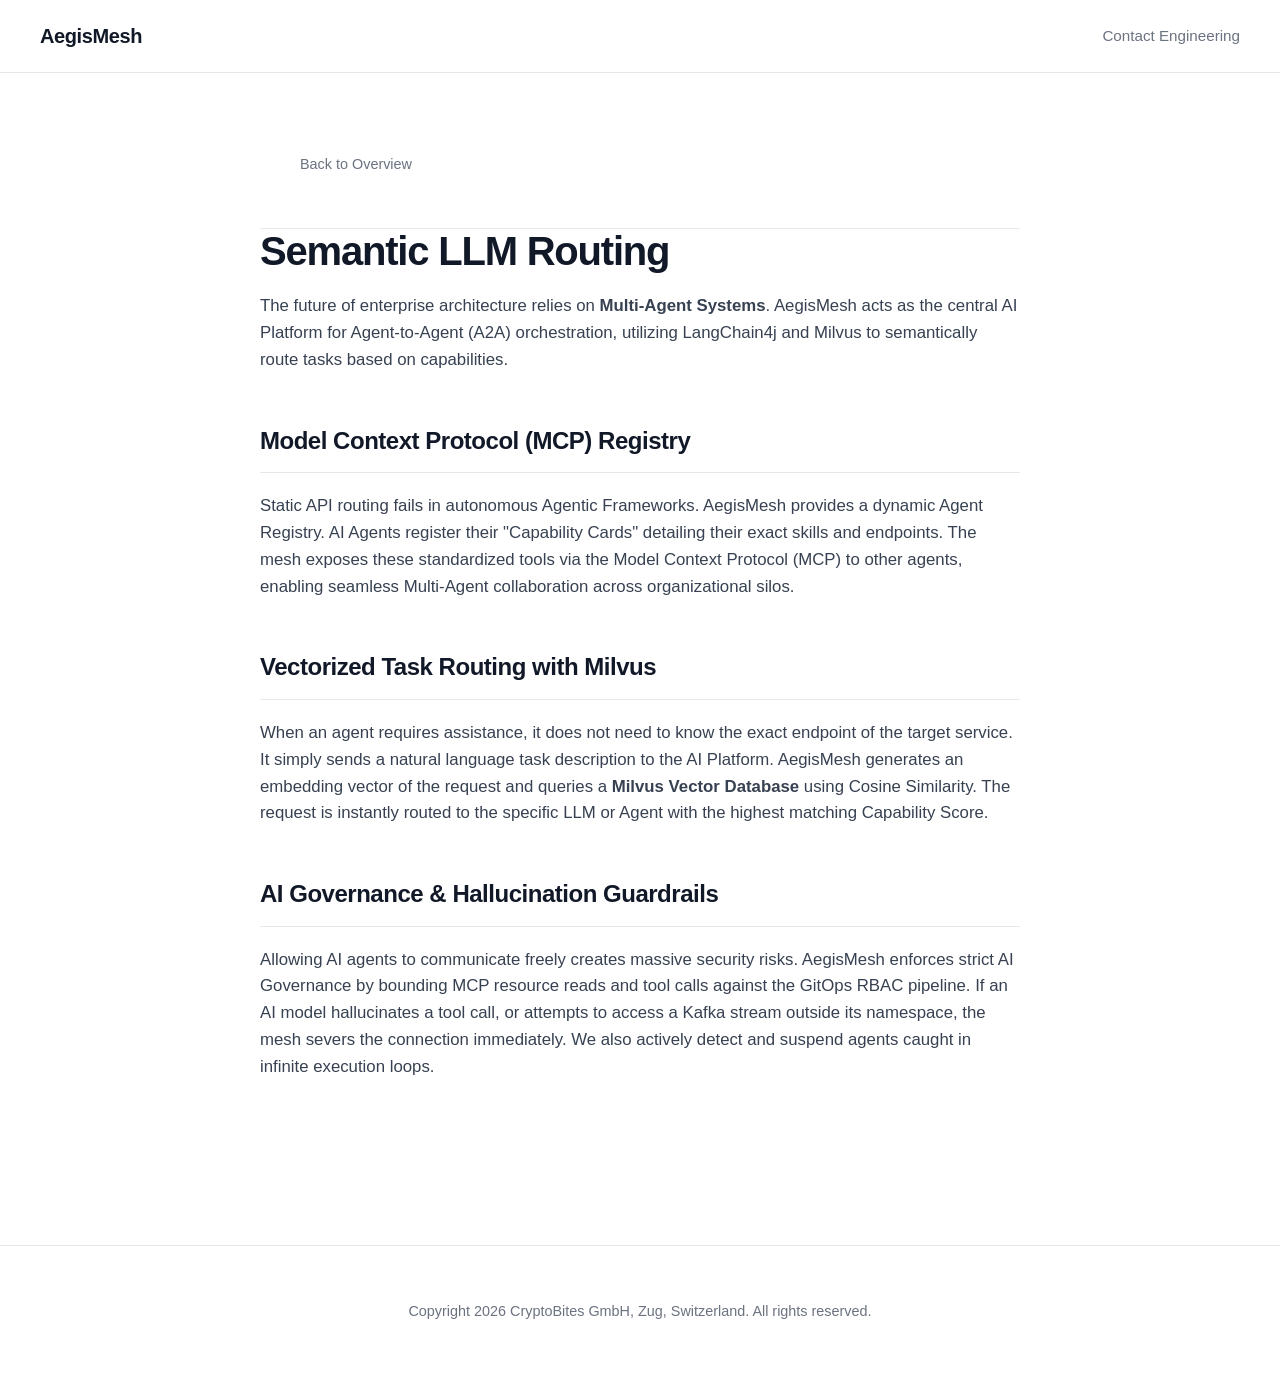
<file: features/semantic-discovery.html>
<!DOCTYPE html>
<html lang="en">
<head>
    <meta charset="UTF-8">
    <meta name="viewport" content="width=device-width, initial-scale=1.0">
    <title>Semantic LLM Routing & Agentic Frameworks | AegisMesh</title>
    <meta name="description" content="AegisMesh dynamically routes Multi-Agent tasks using the Model Context Protocol (MCP), LangChain4j, and Milvus Vector similarity for enterprise AI governance.">
    <meta name="keywords" content="Semantic Routing, LLM Routing, Agentic Frameworks, Multi-Agent Systems, Model Context Protocol, MCP Registry, Milvus Vector DB, AI Platform, LangChain4j">
    <link rel="canonical" href="https://aegismesh.ch/features/semantic-discovery.html">

    <meta property="og:title" content="Semantic LLM Routing & Agentic Frameworks | AegisMesh">
    <meta property="og:description" content="Intelligently route tasks across Multi-Agent Systems using Model Context Protocol capability cards and Milvus-powered Semantic Vector similarity.">
    <meta property="og:type" content="article">
    <meta property="og:url" content="https://aegismesh.ch/features/semantic-discovery.html">
    <meta property="og:image" content="https://aegismesh.ch/scripts/omnimesh-logo.png">

    <meta name="twitter:card" content="summary_large_image">
    <meta name="twitter:title" content="Semantic LLM Routing & Agentic Frameworks | AegisMesh">
    <meta name="twitter:description" content="Intelligently route tasks across Multi-Agent Systems using Model Context Protocol capability cards and Milvus-powered Semantic Vector similarity.">
    <meta name="twitter:image" content="https://aegismesh.ch/scripts/omnimesh-logo.png">

    <script type="application/ld+json">
        {
            "@context": "https://schema.org",
            "@type": "TechArticle",
            "headline": "Semantic LLM Routing for Multi-Agent Systems",
            "description": "How AegisMesh uses Milvus and LangChain4j for intelligent Agentic Framework task routing.",
            "image": "https://aegismesh.ch/scripts/omnimesh-logo.png",
            "author": {
                "@type": "Organization",
                "name": "CryptoBites GmbH",
                "url": "https://aegismesh.ch"
            },
            "publisher": {
                "@type": "Organization",
                "name": "CryptoBites GmbH",
                "logo": {
                    "@type": "ImageObject",
                    "url": "https://aegismesh.ch/scripts/omnimesh-logo.png"
                }
            }
        }
    </script>

    <link rel="stylesheet" href="../style.css">
    <link rel="icon" type="image/x-icon" href="../scripts/favicon.ico">
</head>
<body>

<nav aria-label="Main Navigation">
    <a href="/" class="nav-logo">AegisMesh</a>
    <div class="nav-links">
        <a href="mailto:info@aegismesh.ch">Contact Engineering</a>
    </div>
</nav>

<main class="article-container">
    <nav aria-label="Breadcrumb">
        <a href="/" class="breadcrumb">Back to Overview</a>
    </nav>

    <article>
        <header>
            <h1>Semantic LLM Routing</h1>
            <p class="lead">The future of enterprise architecture relies on <strong>Multi-Agent Systems</strong>. AegisMesh acts as the central AI Platform for Agent-to-Agent (A2A) orchestration, utilizing LangChain4j and Milvus to semantically route tasks based on capabilities.</p>
        </header>

        <section>
            <h2>Model Context Protocol (MCP) Registry</h2>
            <p>Static API routing fails in autonomous Agentic Frameworks. AegisMesh provides a dynamic Agent Registry. AI Agents register their "Capability Cards" detailing their exact skills and endpoints. The mesh exposes these standardized tools via the Model Context Protocol (MCP) to other agents, enabling seamless Multi-Agent collaboration across organizational silos.</p>
        </section>

        <section>
            <h2>Vectorized Task Routing with Milvus</h2>
            <p>When an agent requires assistance, it does not need to know the exact endpoint of the target service. It simply sends a natural language task description to the AI Platform. AegisMesh generates an embedding vector of the request and queries a <strong>Milvus Vector Database</strong> using Cosine Similarity. The request is instantly routed to the specific LLM or Agent with the highest matching Capability Score.</p>
        </section>

        <section>
            <h2>AI Governance & Hallucination Guardrails</h2>
            <p>Allowing AI agents to communicate freely creates massive security risks. AegisMesh enforces strict AI Governance by bounding MCP resource reads and tool calls against the GitOps RBAC pipeline. If an AI model hallucinates a tool call, or attempts to access a Kafka stream outside its namespace, the mesh severs the connection immediately. We also actively detect and suspend agents caught in infinite execution loops.</p>
        </section>
    </article>
</main>

<footer>
    <p>Copyright 2026 CryptoBites GmbH, Zug, Switzerland. All rights reserved.</p>
</footer>

</body>
</html>
</file>
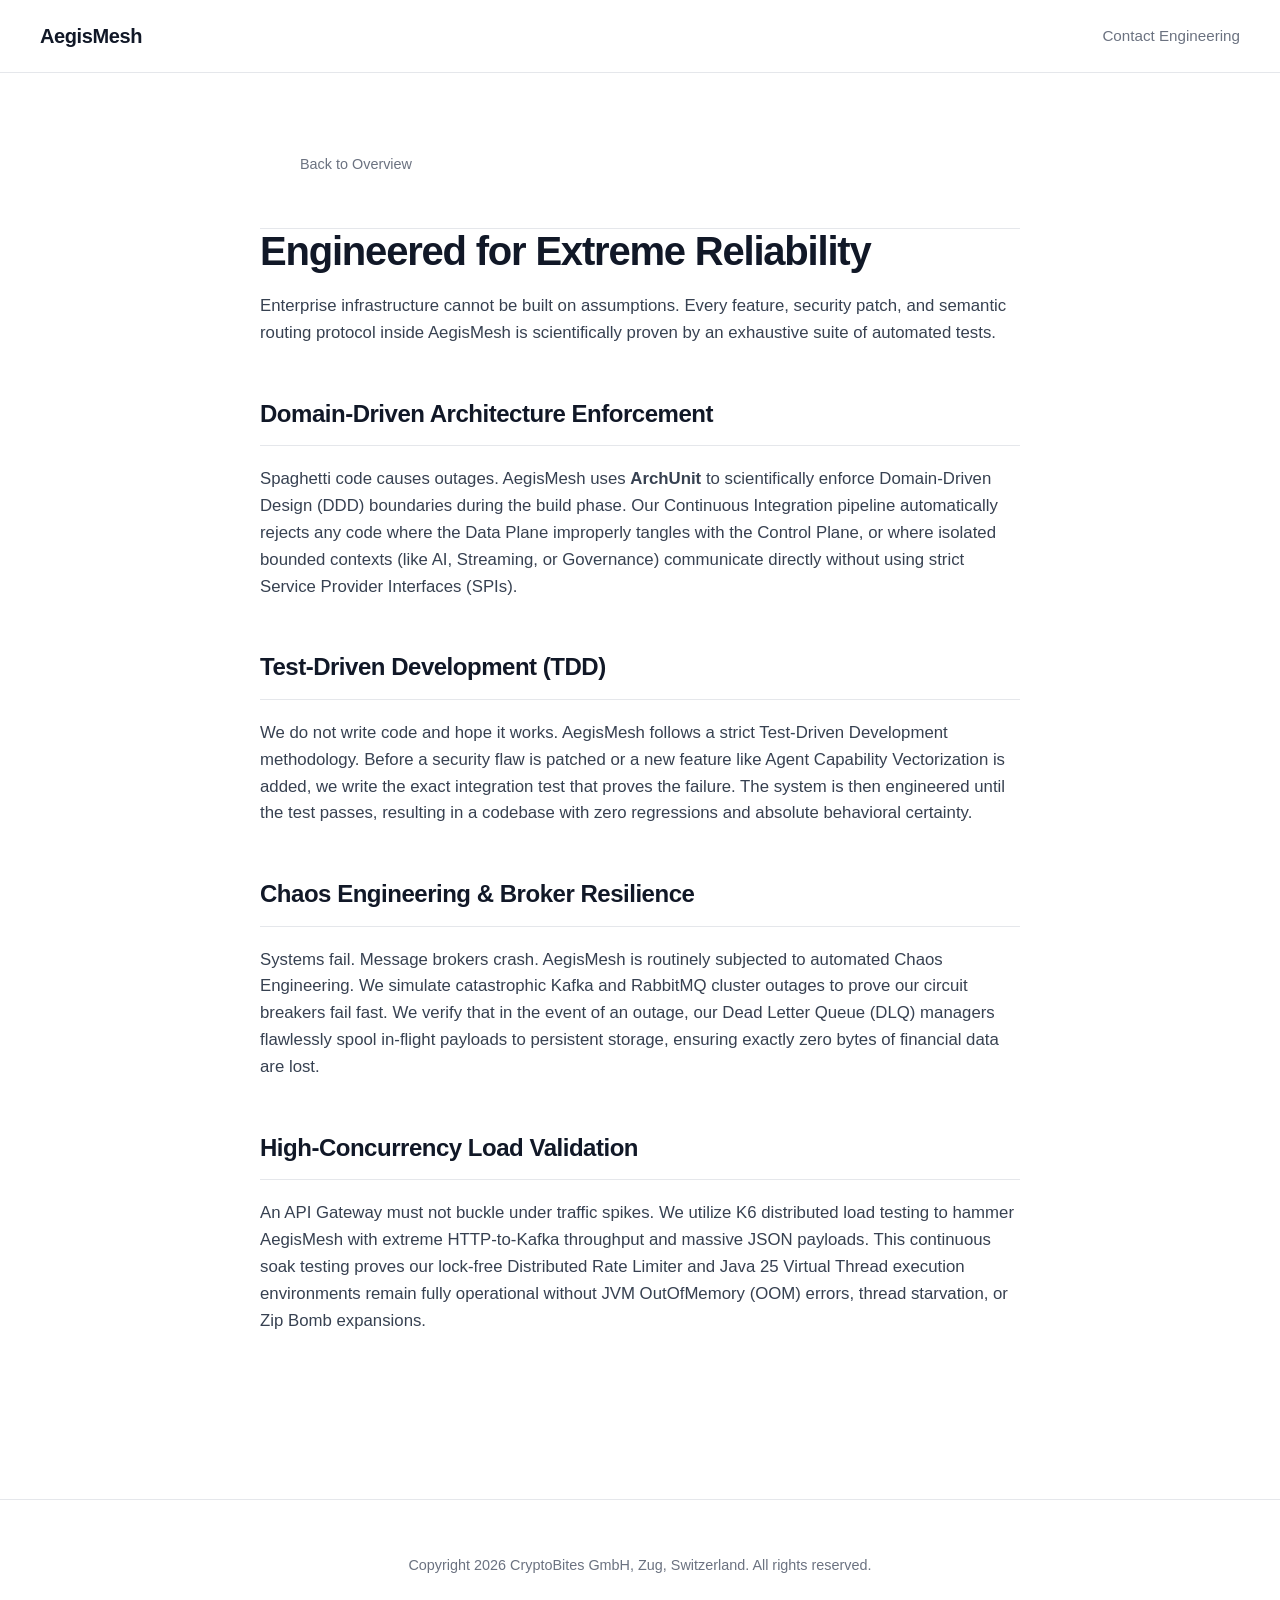
<file: features/testing.html>
<!DOCTYPE html>
<html lang="en">
<head>
    <meta charset="UTF-8">
    <meta name="viewport" content="width=device-width, initial-scale=1.0">
    <title>Rigorous Engineering & Testing | AegisMesh</title>
    <meta name="description" content="AegisMesh is built with strict Test-Driven Development (TDD) and validated through intense chaos engineering and k6 performance testing.">
    <link rel="canonical" href="https://aegismesh.ch/features/testing.html">

    <meta property="og:title" content="Rigorous Engineering & Testing | AegisMesh">
    <meta property="og:description" content="Built with Test-Driven Development (TDD), verified through Chaos Engineering, and soak-tested against maximum throughput concurrency.">
    <meta property="og:type" content="article">
    <meta property="og:url" content="https://aegismesh.ch/features/testing.html">
    <meta property="og:image" content="https://aegismesh.ch/scripts/omnimesh-logo.png">

    <meta name="twitter:card" content="summary_large_image">
    <meta name="twitter:title" content="Rigorous Engineering & Testing | AegisMesh">
    <meta name="twitter:description" content="Built with Test-Driven Development (TDD), verified through Chaos Engineering, and soak-tested against maximum throughput concurrency.">
    <meta name="twitter:image" content="https://aegismesh.ch/scripts/omnimesh-logo.png">

    <script type="application/ld+json">
        {
            "@context": "https://schema.org",
            "@type": "TechArticle",
            "headline": "Rigorous Engineering & Testing",
            "image": "https://aegismesh.ch/scripts/omnimesh-logo.png",
            "author": {
                "@type": "Organization",
                "name": "CryptoBites GmbH",
                "url": "https://aegismesh.ch"
            },
            "publisher": {
                "@type": "Organization",
                "name": "CryptoBites GmbH",
                "logo": {
                    "@type": "ImageObject",
                    "url": "https://aegismesh.ch/scripts/omnimesh-logo.png"
                }
            }
        }
    </script>

    <link rel="stylesheet" href="../style.css">
    <link rel="icon" type="image/x-icon" href="../scripts/favicon.ico">
</head>
<body>

<nav aria-label="Main Navigation">
    <a href="/" class="nav-logo">AegisMesh</a>
    <div class="nav-links">
        <a href="mailto:info@aegismesh.ch">Contact Engineering</a>
    </div>
</nav>

<main class="article-container">
    <nav aria-label="Breadcrumb">
        <a href="/" class="breadcrumb">Back to Overview</a>
    </nav>

    <article>
        <header>
            <h1>Engineered for Extreme Reliability</h1>
            <p class="lead">Enterprise infrastructure cannot be built on assumptions. Every feature, security patch, and semantic routing protocol inside AegisMesh is scientifically proven by an exhaustive suite of automated tests.</p>
        </header>

        <section>
            <h2>Domain-Driven Architecture Enforcement</h2>
            <p>Spaghetti code causes outages. AegisMesh uses <strong>ArchUnit</strong> to scientifically enforce Domain-Driven Design (DDD) boundaries during the build phase. Our Continuous Integration pipeline automatically rejects any code where the Data Plane improperly tangles with the Control Plane, or where isolated bounded contexts (like AI, Streaming, or Governance) communicate directly without using strict Service Provider Interfaces (SPIs).</p>
        </section>

        <section>
            <h2>Test-Driven Development (TDD)</h2>
            <p>We do not write code and hope it works. AegisMesh follows a strict Test-Driven Development methodology. Before a security flaw is patched or a new feature like Agent Capability Vectorization is added, we write the exact integration test that proves the failure. The system is then engineered until the test passes, resulting in a codebase with zero regressions and absolute behavioral certainty.</p>
        </section>

        <section>
            <h2>Chaos Engineering & Broker Resilience</h2>
            <p>Systems fail. Message brokers crash. AegisMesh is routinely subjected to automated Chaos Engineering. We simulate catastrophic Kafka and RabbitMQ cluster outages to prove our circuit breakers fail fast. We verify that in the event of an outage, our Dead Letter Queue (DLQ) managers flawlessly spool in-flight payloads to persistent storage, ensuring exactly zero bytes of financial data are lost.</p>
        </section>

        <section>
            <h2>High-Concurrency Load Validation</h2>
            <p>An API Gateway must not buckle under traffic spikes. We utilize K6 distributed load testing to hammer AegisMesh with extreme HTTP-to-Kafka throughput and massive JSON payloads. This continuous soak testing proves our lock-free Distributed Rate Limiter and Java 25 Virtual Thread execution environments remain fully operational without JVM OutOfMemory (OOM) errors, thread starvation, or Zip Bomb expansions.</p>
        </section>

    </article>
</main>

<footer>
    <p>Copyright 2026 CryptoBites GmbH, Zug, Switzerland. All rights reserved.</p>
</footer>

</body>
</html>
</file>
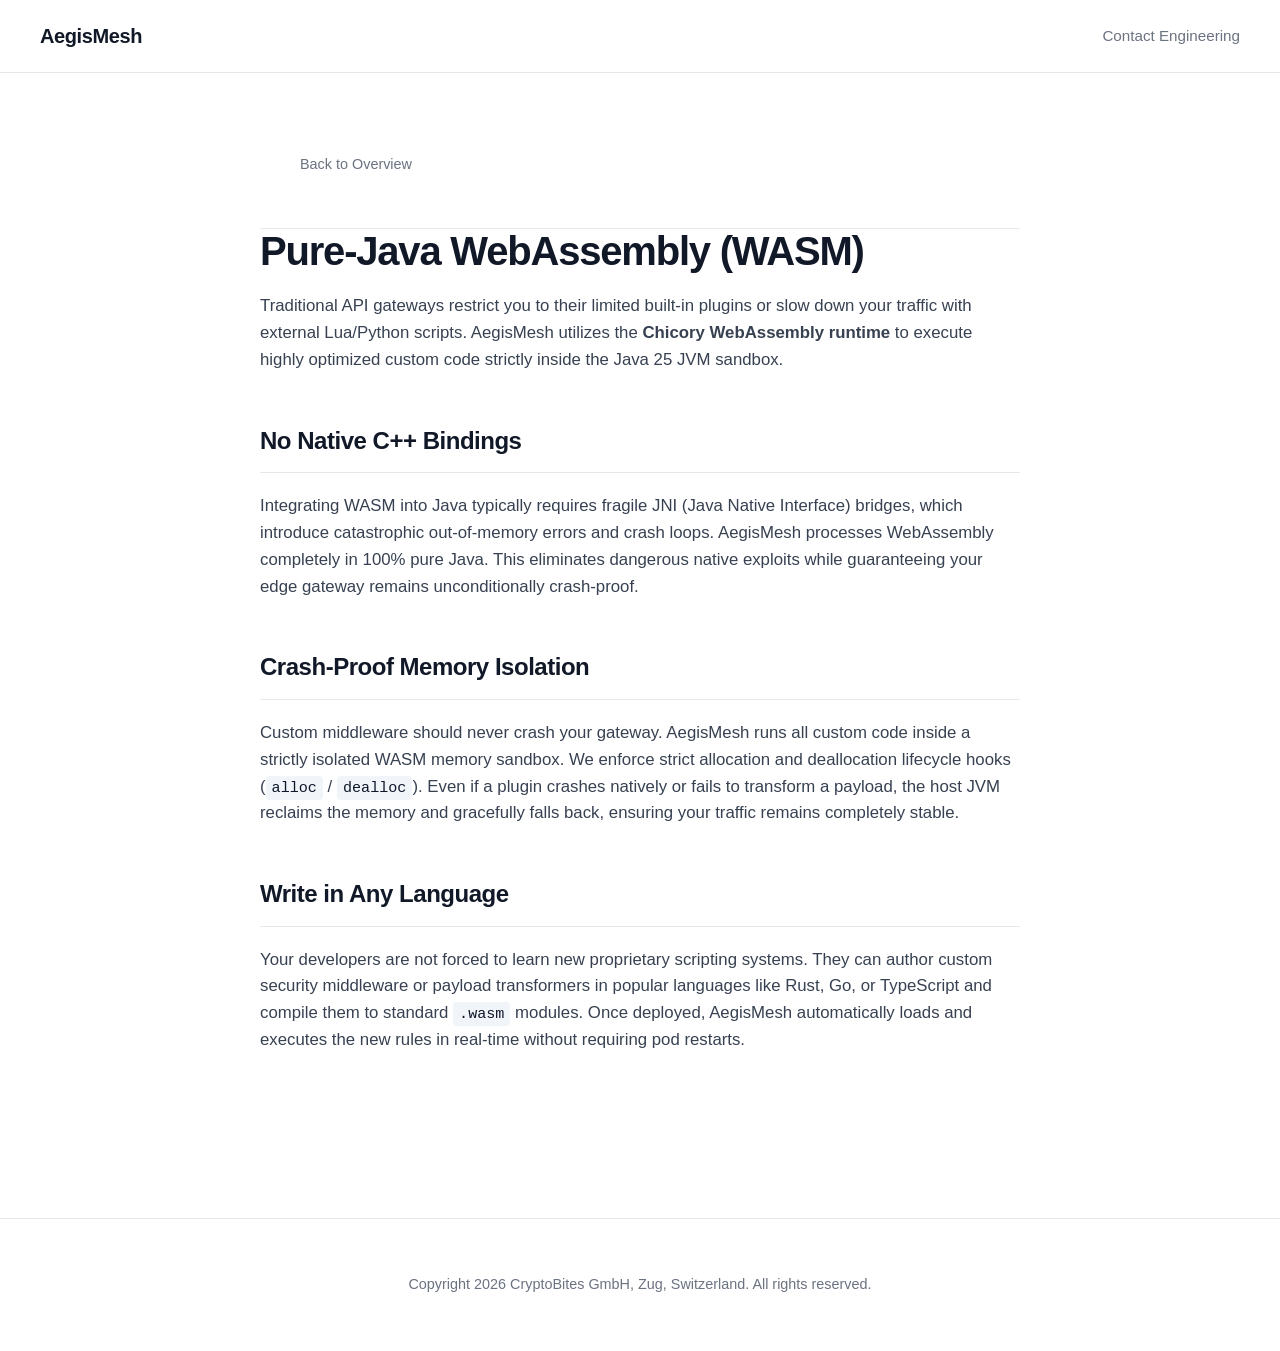
<file: features/wasm.html>
<!DOCTYPE html>
<html lang="en">
<head>
    <meta charset="UTF-8">
    <meta name="viewport" content="width=device-width, initial-scale=1.0">
    <title>Pure-Java WebAssembly Extensibility | AegisMesh</title>
    <meta name="description" content="Safely run custom logic at the edge. AegisMesh executes WebAssembly strictly within the JVM using Chicory, eliminating C++ FFI overhead and guaranteeing memory safety.">
    <link rel="canonical" href="https://aegismesh.ch/features/wasm.html">

    <meta property="og:title" content="Pure-Java WebAssembly Extensibility | AegisMesh">
    <meta property="og:description" content="Safely run custom logic at the edge. AegisMesh executes WebAssembly strictly within the JVM using Chicory, eliminating C++ FFI overhead and guaranteeing memory safety.">
    <meta property="og:type" content="article">
    <meta property="og:url" content="https://aegismesh.ch/features/wasm.html">
    <meta property="og:image" content="https://aegismesh.ch/scripts/omnimesh-logo.png">

    <meta name="twitter:card" content="summary_large_image">
    <meta name="twitter:title" content="Pure-Java WebAssembly Extensibility | AegisMesh">
    <meta name="twitter:description" content="Safely run custom logic at the edge. AegisMesh executes WebAssembly strictly within the JVM using Chicory, eliminating C++ FFI overhead and guaranteeing memory safety.">
    <meta name="twitter:image" content="https://aegismesh.ch/scripts/omnimesh-logo.png">

    <script type="application/ld+json">
        {
            "@context": "https://schema.org",
            "@type": "TechArticle",
            "headline": "Pure-Java WebAssembly (WASM) Extensibility",
            "image": "https://aegismesh.ch/scripts/omnimesh-logo.png",
            "author": {
                "@type": "Organization",
                "name": "CryptoBites GmbH",
                "url": "https://aegismesh.ch"
            },
            "publisher": {
                "@type": "Organization",
                "name": "CryptoBites GmbH",
                "logo": {
                    "@type": "ImageObject",
                    "url": "https://aegismesh.ch/scripts/omnimesh-logo.png"
                }
            }
        }
    </script>

    <link rel="stylesheet" href="../style.css">
    <link rel="icon" type="image/x-icon" href="../scripts/favicon.ico">
</head>
<body>

<nav aria-label="Main Navigation">
    <a href="/" class="nav-logo">AegisMesh</a>
    <div class="nav-links">
        <a href="mailto:info@aegismesh.ch">Contact Engineering</a>
    </div>
</nav>

<main class="article-container">
    <nav aria-label="Breadcrumb">
        <a href="/" class="breadcrumb">Back to Overview</a>
    </nav>

    <article>
        <header>
            <h1>Pure-Java WebAssembly (WASM)</h1>
            <p class="lead">Traditional API gateways restrict you to their limited built-in plugins or slow down your traffic with external Lua/Python scripts. AegisMesh utilizes the <strong>Chicory WebAssembly runtime</strong> to execute highly optimized custom code strictly inside the Java 25 JVM sandbox.</p>
        </header>

        <section>
            <h2>No Native C++ Bindings</h2>
            <p>Integrating WASM into Java typically requires fragile JNI (Java Native Interface) bridges, which introduce catastrophic out-of-memory errors and crash loops. AegisMesh processes WebAssembly completely in 100% pure Java. This eliminates dangerous native exploits while guaranteeing your edge gateway remains unconditionally crash-proof.</p>
        </section>

        <section>
            <h2>Crash-Proof Memory Isolation</h2>
            <p>Custom middleware should never crash your gateway. AegisMesh runs all custom code inside a strictly isolated WASM memory sandbox. We enforce strict allocation and deallocation lifecycle hooks (<code>alloc</code> / <code>dealloc</code>). Even if a plugin crashes natively or fails to transform a payload, the host JVM reclaims the memory and gracefully falls back, ensuring your traffic remains completely stable.</p>
        </section>

        <section>
            <h2>Write in Any Language</h2>
            <p>Your developers are not forced to learn new proprietary scripting systems. They can author custom security middleware or payload transformers in popular languages like Rust, Go, or TypeScript and compile them to standard <code>.wasm</code> modules. Once deployed, AegisMesh automatically loads and executes the new rules in real-time without requiring pod restarts.</p>
        </section>
    </article>
</main>

<footer>
    <p>Copyright 2026 CryptoBites GmbH, Zug, Switzerland. All rights reserved.</p>
</footer>

</body>
</html>
</file>
<file: style.css>
:root {
    --text-main: #111827;
    --text-muted: #6b7280;
    --bg-main: #ffffff;
    --bg-muted: #f9fafb;
    --border-color: #e5e7eb;
    --accent: #0f172a;
    --accent-hover: #374151;
    --link-color: #2563eb;
}

body {
    font-family: -apple-system, BlinkMacSystemFont, "Segoe UI", Roboto, Helvetica, Arial, sans-serif;
    margin: 0;
    padding: 0;
    color: var(--text-main);
    background-color: var(--bg-main);
    line-height: 1.6;
    -webkit-font-smoothing: antialiased;
}

/* Navigation */
nav {
    display: flex;
    justify-content: space-between;
    align-items: center;
    padding: 20px 40px;
    border-bottom: 1px solid var(--border-color);
}
.nav-logo {
    font-size: 1.25rem;
    font-weight: 800;
    text-decoration: none;
    color: var(--text-main);
    letter-spacing: -0.02em;
}
.nav-links a {
    margin-left: 24px;
    text-decoration: none;
    color: var(--text-muted);
    font-size: 0.95rem;
    font-weight: 500;
    transition: color 0.2s;
}
.nav-links a:hover {
    color: var(--text-main);
}

/* Layout Containers */
.container {
    max-width: 1100px;
    margin: 0 auto;
    padding: 40px 20px 80px 20px;
}
.article-container {
    max-width: 760px;
    margin: 0 auto;
    padding: 60px 20px;
}

/* Hero Section */
.hero {
    text-align: center;
    padding: 0 0 80px 0;
}
.hero-title-wrapper {
    display: flex;
    flex-direction: row;
    align-items: center;
    justify-content: center;
    gap: 24px;
    margin-bottom: 20px;
}
.hero-logo {
    width: 80px;
    height: auto;
    flex-shrink: 0;
    display: block;
}
.hero-title-wrapper h1 {
    margin: 0;
    text-align: left;
}
h1 {
    font-size: 3.5rem;
    font-weight: 800;
    letter-spacing: -0.03em;
    line-height: 1.1;
}
.hero-subtitle {
    font-size: 1.25rem;
    color: var(--text-muted);
    max-width: 650px;
    margin: 0 auto 40px auto;
}

/* Grid & Cards */
.grid {
    display: grid;
    grid-template-columns: repeat(auto-fit, minmax(320px, 1fr));
    gap: 24px;
}
.card {
    display: block;
    position: relative; /* Acts as the boundary for the clickable link overlay */
    background: var(--bg-main);
    border: 1px solid var(--border-color);
    padding: 32px;
    border-radius: 12px;
    text-decoration: none;
    color: inherit;
    transition: all 0.2s ease-in-out;
}
.card:hover {
    border-color: var(--text-muted);
    transform: translateY(-2px);
    box-shadow: 0 12px 20px -8px rgba(0, 0, 0, 0.08);
}
.card h2 {
    margin: 0 0 12px 0;
    font-size: 1.25rem;
    display: flex;
    justify-content: space-between;
    align-items: center;
}
.card h2::after {
    content: "→";
    color: var(--text-muted);
    transition: transform 0.2s;
    opacity: 0;
    transform: translateX(-10px);
}
.card:hover h2::after {
    opacity: 1;
    transform: translateX(0);
    color: var(--text-main);
}
.card p {
    margin: 0;
    color: var(--text-muted);
    font-size: 0.95rem;
}
.card h2 a {
    color: inherit;
    text-decoration: none;
}
/* Magic trick to make the whole card clickable */
.card h2 a::after {
    content: "";
    position: absolute;
    inset: 0;
    z-index: 1;
}

/* Buttons */
.btn {
    display: inline-block;
    background-color: var(--accent);
    color: white;
    padding: 12px 28px;
    text-decoration: none;
    border-radius: 6px;
    font-weight: 600;
    transition: background-color 0.2s;
}
.btn:hover {
    background-color: var(--accent-hover);
}
.btn-outline {
    background-color: transparent;
    color: var(--accent);
    border: 1px solid var(--border-color);
    margin-left: 12px;
}
.btn-outline:hover {
    background-color: var(--bg-muted);
}

/* Typography for Articles */
.breadcrumb {
    color: var(--text-muted);
    text-decoration: none;
    font-size: 0.9rem;
    display: inline-block;
    margin-bottom: 32px;
    font-weight: 500;
}
.breadcrumb:hover { color: var(--text-main); }
article h1 { font-size: 2.5rem; text-align: left; margin: 0 0 20px 0; }
article h2 { margin-top: 48px; font-size: 1.5rem; letter-spacing: -0.02em; border-bottom: 1px solid var(--border-color); padding-bottom: 12px;}
article p { font-size: 1.05rem; color: #374151; margin-bottom: 24px; }
article a { color: var(--link-color); text-decoration: none; }
article a:hover { text-decoration: underline; }
code {
    background: #f1f5f9;
    padding: 3px 6px;
    border-radius: 4px;
    font-family: ui-monospace, SFMono-Regular, Menlo, Monaco, Consolas, monospace;
    font-size: 0.9em;
    color: #0f172a;
}

/* Footer */
footer {
    text-align: center;
    padding: 40px 20px;
    border-top: 1px solid var(--border-color);
    color: var(--text-muted);
    font-size: 0.9rem;
    margin-top: 80px;
}
footer a {
    color: var(--text-muted);
    text-decoration: none;
    margin: 0 12px;
}
footer a:hover { color: var(--text-main); }

@media (max-width: 768px) {
    h1 { font-size: 2.5rem; }
    .nav-links { display: none; }
}
</file>
